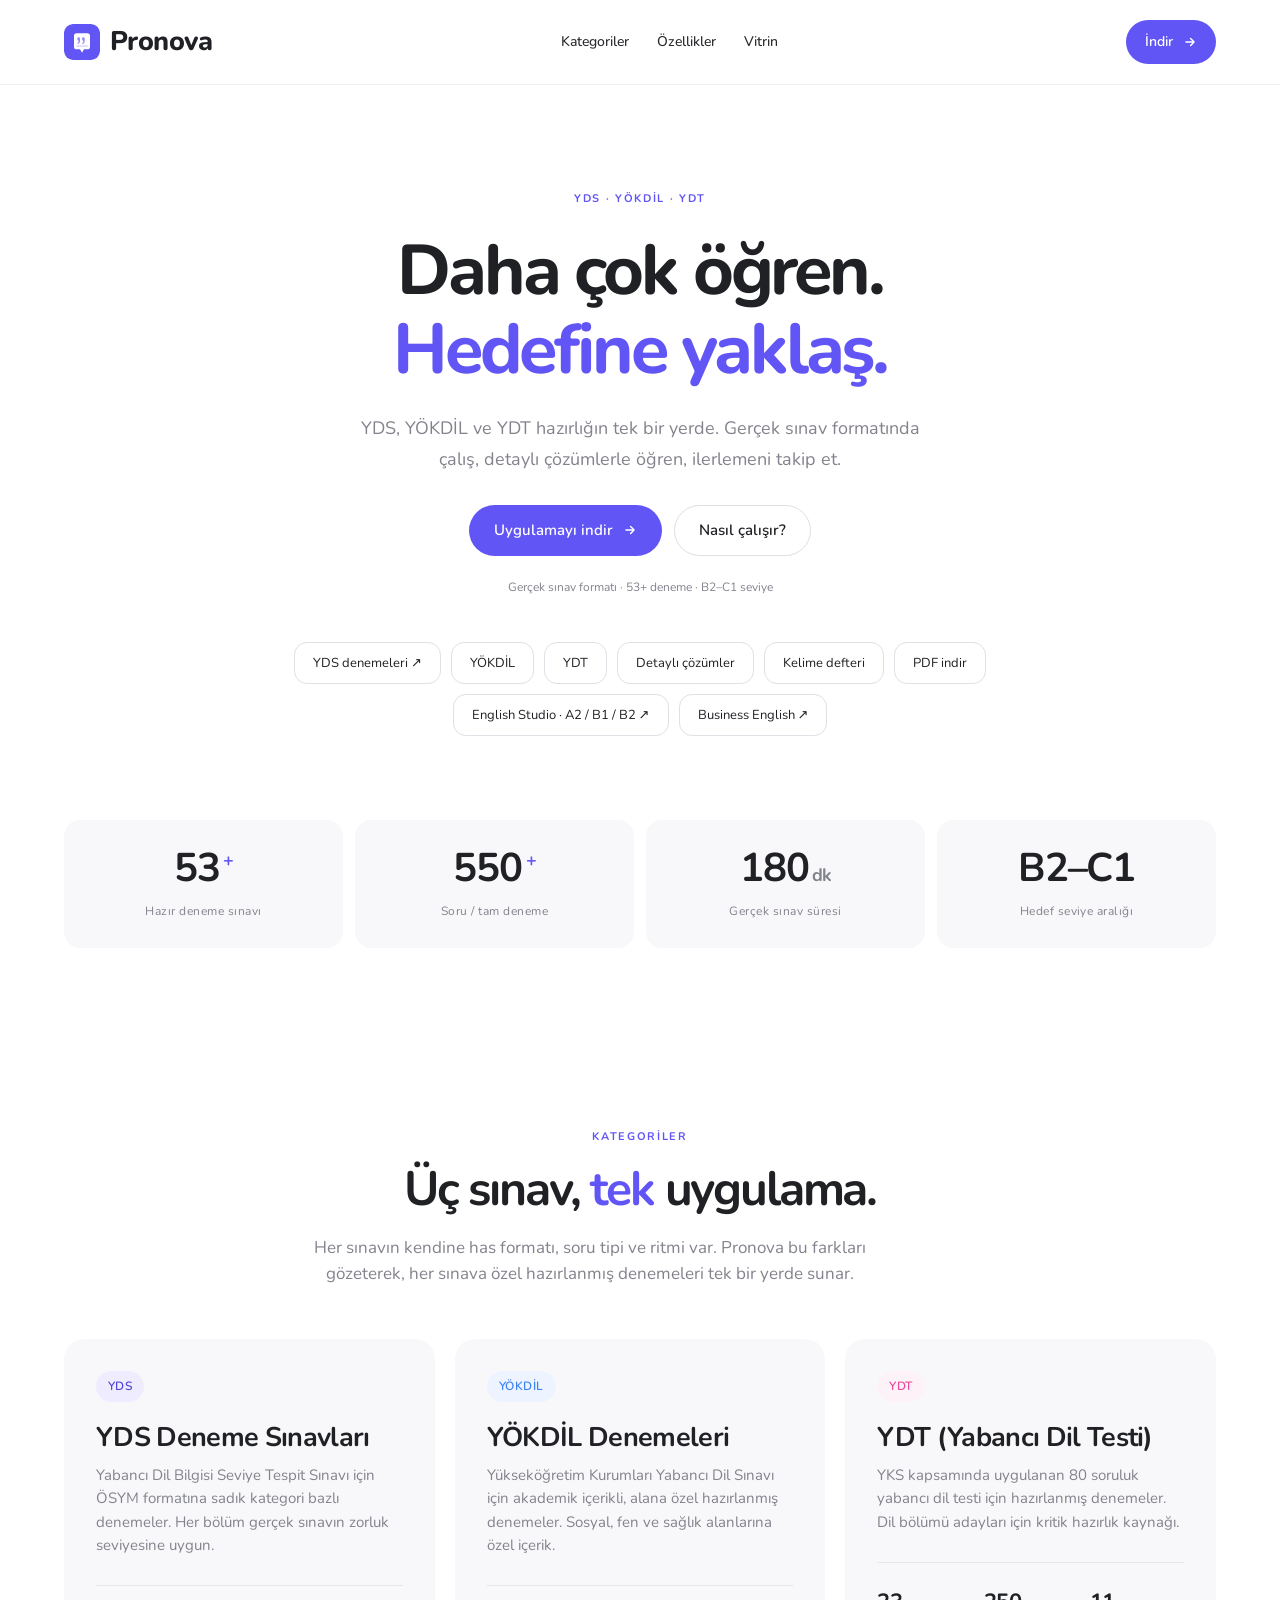
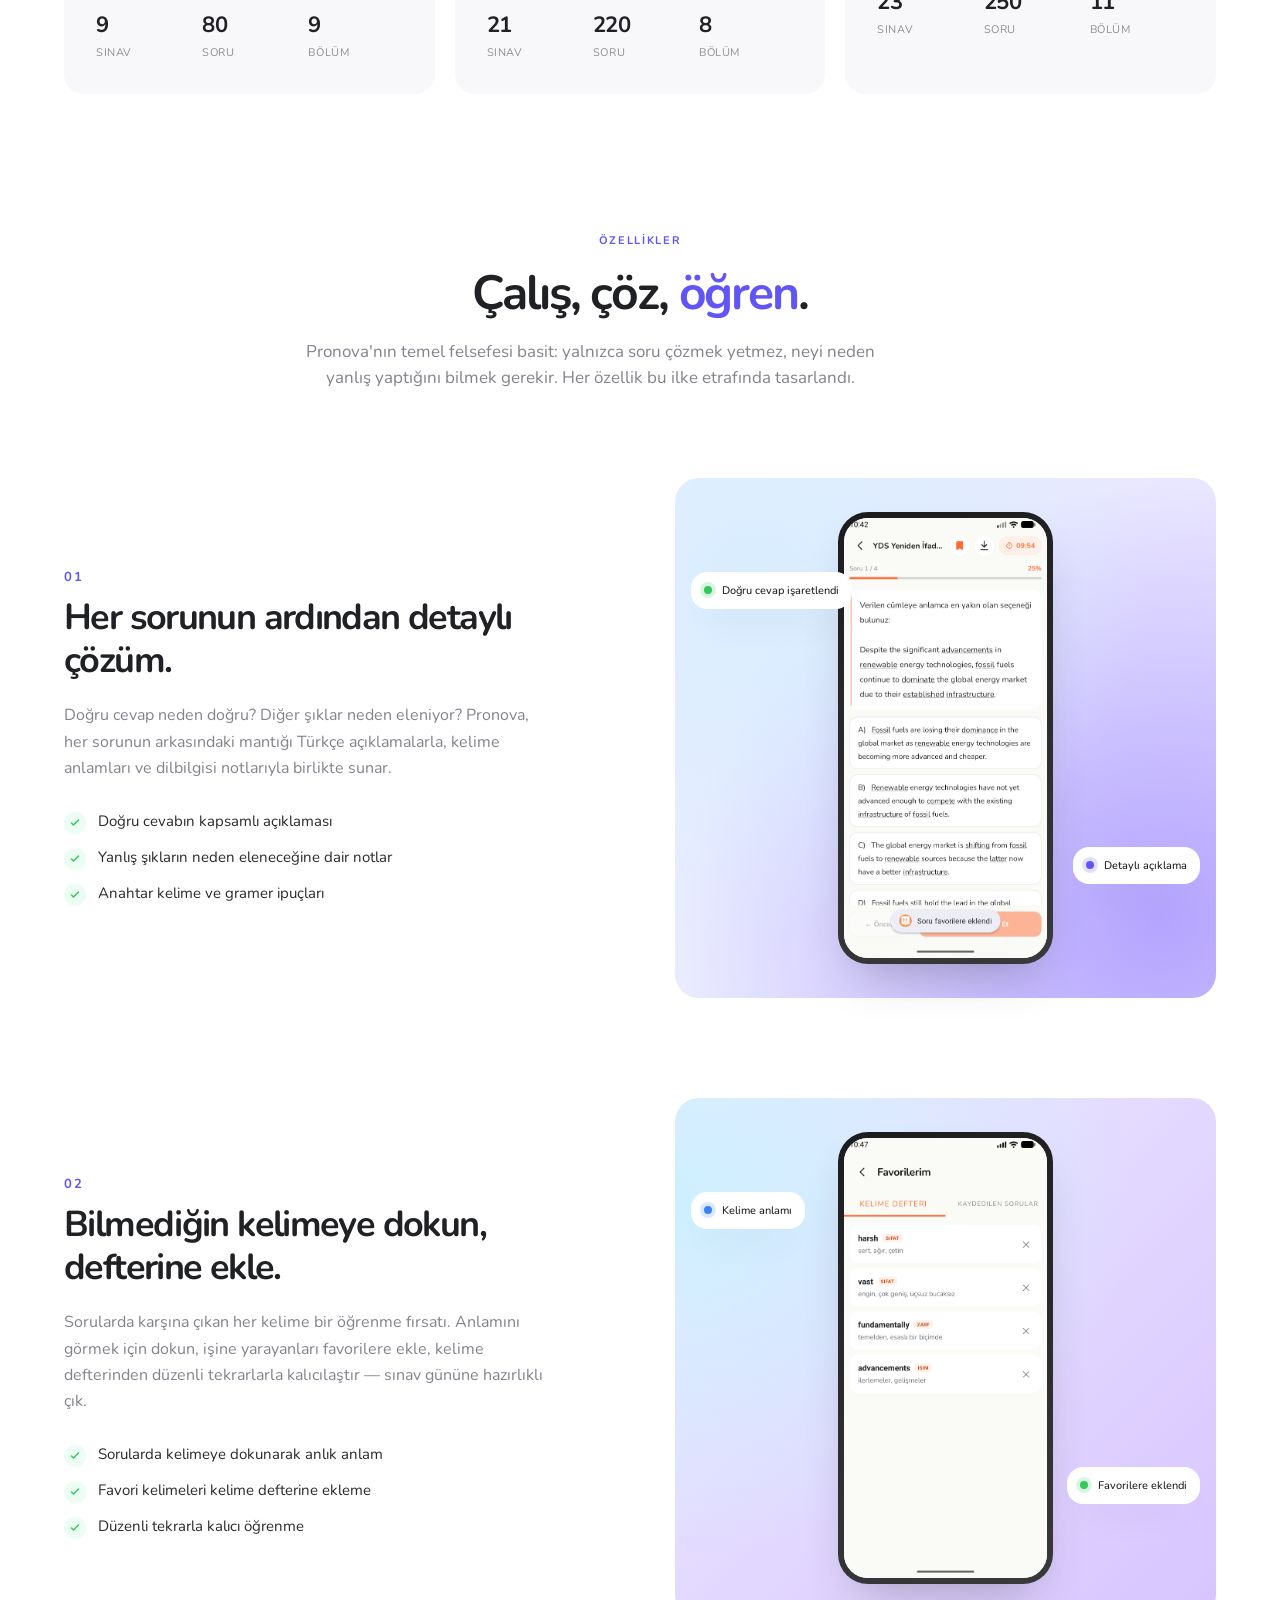
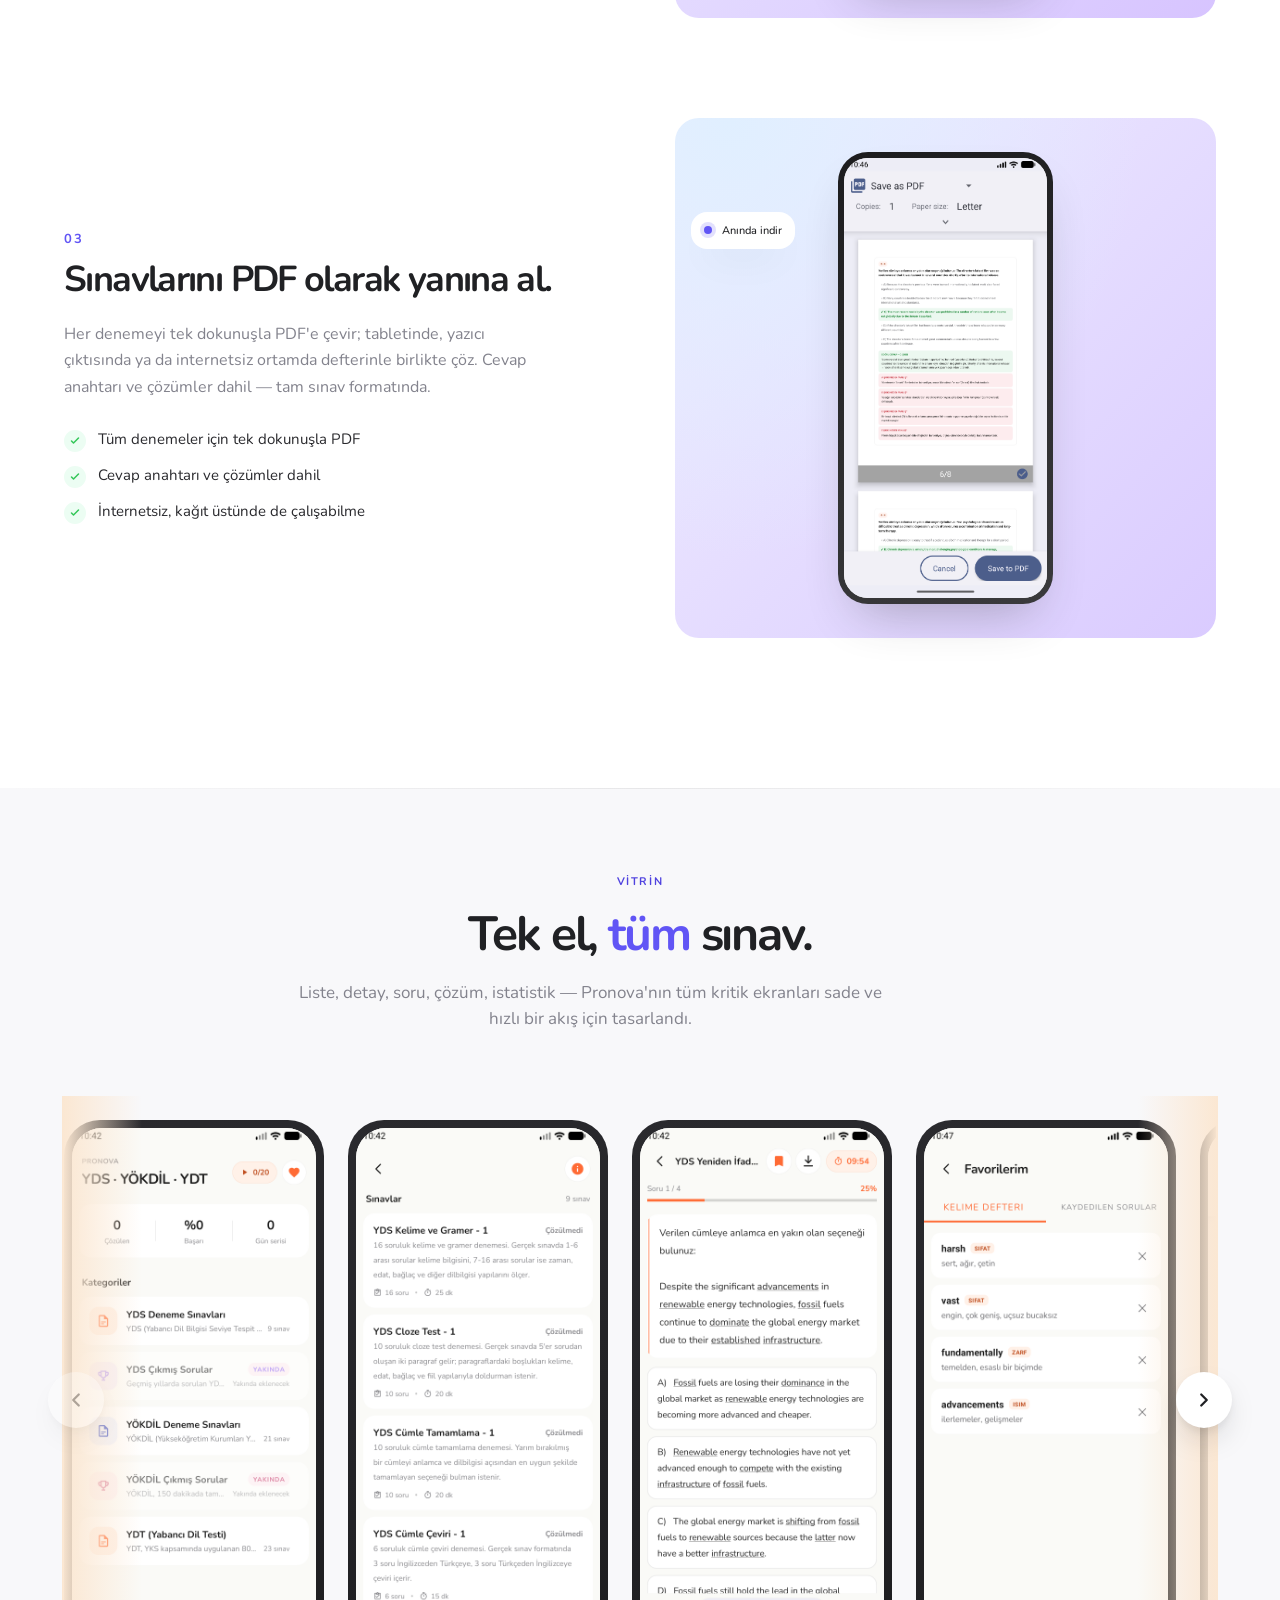
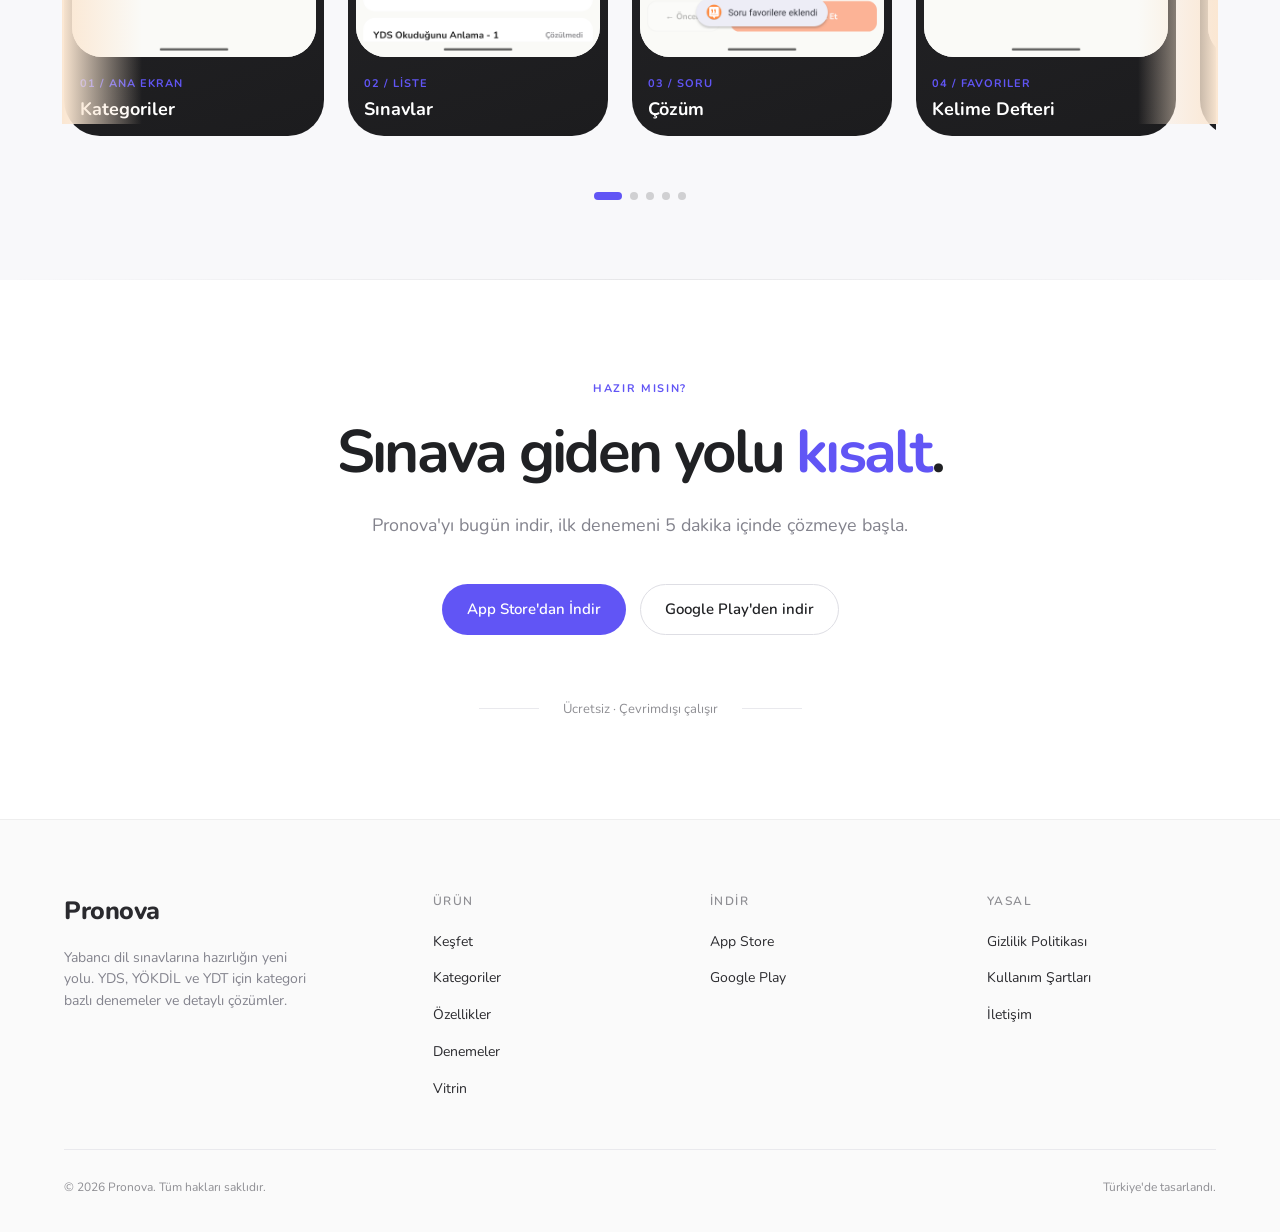
<file: index.html>
<!DOCTYPE html>
<html lang="tr">
<head>
  <meta charset="UTF-8" />
  <meta name="viewport" content="width=device-width, initial-scale=1.0" />
  <title>Pronova — YDS, YÖKDİL ve YDT için yeni nesil hazırlık</title>
  <meta name="description" content="YDS, YÖKDİL ve YDT için kategori bazlı denemeler, detaylı çözümler ve gerçek zamanlı ilerleme takibi. Yabancı dil sınavlarında zirveye taşıyan yol arkadaşın." />
  <meta name="theme-color" content="#6155F5" />

  <link rel="preconnect" href="https://fonts.googleapis.com" />
  <link rel="preconnect" href="https://fonts.gstatic.com" crossorigin />
  <link href="https://fonts.googleapis.com/css2?family=Nunito:wght@400;500;600;700;800;900&display=swap" rel="stylesheet"/>

  <style>
    :root {
      --primary: #6155F5;
      --primary-dark: #4F42DF;
      --primary-light: #9189FF;
      --accent-light: #F4F2FF;
      --accent-soft: #EFECFF;

      --bg: #FAF7F2;
      --bg-2: #F2F2F7;
      --surface: #FFFFFF;
      --surface-soft: #FBF8F3;
      --ink: #1C1C1E;
      --ink-2: #2A2A2E;
      --muted: #6B6B70;
      --muted-2: #8E8E93;
      --hairline: #E8E4DC;

      --success: #34C759;
      --success-soft: #ECFDF3;
      --blue: #3B82F6;
      --blue-soft: #EEF4FF;
      --pink: #EC4899;
      --pink-soft: #FDF2F8;
      --purple: #8B5CF6;

      /* Showcase section warm peach */
      --showcase-bg: #FBE7D2;
      --showcase-bg-2: #F8D9B8;

      --font-display: 'Nunito', serif;
      --font-body: 'Nunito', system-ui, -apple-system, sans-serif;
      --font-mono: 'Nunito', ui-monospace, monospace;

      --max: 1200px;
      --radius-sm: 12px;
      --radius: 20px;
      --radius-lg: 32px;
      --radius-xl: 44px;
    }

    *, *::before, *::after { box-sizing: border-box; }

    html { scroll-behavior: smooth; -webkit-font-smoothing: antialiased; -moz-osx-font-smoothing: grayscale; }

    body {
      margin: 0;
      font-family: var(--font-body);
      color: var(--ink);
      background: var(--bg);
      font-size: 16px;
      line-height: 1.55;
      overflow-x: hidden;
    }

    body::before {
      content: "";
      position: fixed; inset: 0;
      pointer-events: none;
      z-index: 1;
      opacity: 0.4;
      mix-blend-mode: multiply;
      background-image: url("data:image/svg+xml;utf8,<svg xmlns='http://www.w3.org/2000/svg' width='180' height='180'><filter id='n'><feTurbulence type='fractalNoise' baseFrequency='0.9' numOctaves='2' stitchTiles='stitch'/><feColorMatrix values='0 0 0 0 0.6  0 0 0 0 0.55  0 0 0 0 0.5  0 0 0 0.06 0'/></filter><rect width='100%' height='100%' filter='url(%23n)'/></svg>");
    }

    img { max-width: 100%; display: block; }
    a { color: inherit; text-decoration: none; }
    button { font: inherit; cursor: pointer; border: none; background: none; }

    .container {
      width: 100%;
      max-width: var(--max);
      margin: 0 auto;
      padding: 0 24px;
      position: relative;
      z-index: 2;
    }

    h1, h2, h3, h4 {
      font-family: var(--font-display);
      font-weight: 500;
      letter-spacing: -0.025em;
      line-height: 1.05;
      margin: 0;
      color: var(--ink);
      font-variation-settings: "opsz" 144, "SOFT" 50;
    }
    .display-1 {
      font-size: clamp(44px, 7.2vw, 96px);
      font-weight: 400;
    }
    .display-2 {
      font-size: clamp(36px, 5vw, 64px);
      font-weight: 400;
    }
    .display-3 {
      font-size: clamp(28px, 3.4vw, 44px);
      font-weight: 500;
    }
    .italic { font-style: italic; font-weight: 400; }
    .ink-orange { color: var(--primary); }

    .eyebrow {
      font-family: var(--font-body);
      font-size: 12px;
      font-weight: 600;
      letter-spacing: 0.18em;
      text-transform: uppercase;
      color: var(--primary);
      display: inline-flex;
      align-items: center;
      gap: 10px;
    }
    .eyebrow::before {
      content: "";
      width: 24px; height: 1px;
      background: currentColor;
    }
    .eyebrow.no-line::before { display: none; }

    .lead {
      font-size: clamp(17px, 1.4vw, 20px);
      color: var(--muted);
      line-height: 1.55;
      max-width: 60ch;
    }

    .btn {
      display: inline-flex;
      align-items: center;
      gap: 10px;
      padding: 14px 24px;
      border-radius: 999px;
      font-weight: 600;
      font-size: 15px;
      transition: all 0.25s ease;
      border: 1px solid transparent;
      white-space: nowrap;
    }
    .btn-primary {
      background: var(--ink);
      color: #fff;
    }
    .btn-primary:hover {
      background: var(--primary);
      transform: translateY(-2px);
      box-shadow: 0 12px 28px -10px rgba(97,85,245,0.55);
    }
    .btn-secondary {
      background: transparent;
      color: var(--ink);
      border-color: var(--hairline);
    }
    .btn-secondary:hover {
      background: var(--surface);
      border-color: var(--ink);
    }
    .btn-arrow {
      transition: transform 0.25s ease;
    }
    .btn:hover .btn-arrow { transform: translateX(4px); }

    .nav {
      position: sticky;
      top: 0;
      z-index: 50;
      backdrop-filter: saturate(180%) blur(14px);
      -webkit-backdrop-filter: saturate(180%) blur(14px);
      background: rgba(250, 247, 242, 0.78);
      border-bottom: 1px solid transparent;
      transition: border-color 0.3s ease, background 0.3s ease;
    }
    .nav.scrolled {
      border-bottom-color: var(--hairline);
      background: rgba(250, 247, 242, 0.92);
    }
    .nav-inner {
      display: flex;
      align-items: center;
      justify-content: space-between;
      height: 72px;
    }
    .logo {
      display: inline-flex;
      align-items: center;
      gap: 10px;
      font-family: var(--font-display);
      font-weight: 600;
      font-size: 22px;
      letter-spacing: -0.02em;
    }
    .logo-mark {
      width: 36px; height: 36px;
      flex-shrink: 0;
      border-radius: 9px;
      overflow: hidden;
      box-shadow: 0 4px 12px -2px rgba(97,85,245,0.35);
    }
    .logo-mark svg { width: 100%; height: 100%; display: block; }
    .nav-links {
      display: flex; gap: 36px;
      font-size: 14px; font-weight: 500;
      color: var(--ink-2);
    }
    .nav-links a { transition: color 0.2s; }
    .nav-links a:hover { color: var(--primary); }
    .nav-cta { display: flex; gap: 10px; }
    .nav-cta .btn { padding: 10px 18px; font-size: 14px; }

    @media (max-width: 820px) {
      .nav-links { display: none; }
    }

    .hero {
      padding: 96px 0 72px;
      position: relative;
      overflow: hidden;
    }
    .hero-grid {
      display: grid;
      grid-template-columns: 1.15fr 1fr;
      gap: 64px;
      align-items: center;
    }
    .hero-copy h1 {
      margin-top: 28px;
    }
    .hero-copy .lead {
      margin-top: 28px;
    }
    .hero-actions {
      margin-top: 40px;
      display: flex; flex-wrap: wrap;
      gap: 12px;
    }
    .hero-meta {
      margin-top: 36px;
      display: flex; align-items: center; gap: 16px;
      font-size: 13px; color: var(--muted);
    }
    .dots {
      display: inline-flex; gap: 4px;
    }
    .dot { width: 8px; height: 8px; border-radius: 50%; background: var(--primary); opacity: 0.85; }
    .dot:nth-child(2) { opacity: 0.55; }
    .dot:nth-child(3) { opacity: 0.3; }

    .phone-stage {
      position: relative;
      display: grid; place-items: center;
      min-height: 640px;
    }
    .phone-stage::before {
      content: "";
      position: absolute;
      inset: 10% -10% 10% -10%;
      background: radial-gradient(60% 50% at 50% 50%, rgba(97,85,245,0.18), transparent 70%);
      filter: blur(20px);
      z-index: 0;
    }
    .phone {
      position: relative;
      width: 320px;
      border-radius: 44px;
      padding: 10px;
      background: linear-gradient(160deg, #1c1c1e, #3a3a3c);
      box-shadow:
        0 60px 120px -40px rgba(28,28,30,0.4),
        0 30px 60px -30px rgba(97,85,245,0.25),
        inset 0 0 0 1px rgba(255,255,255,0.05);
      z-index: 1;
      transform: rotate(-2deg);
      transition: transform 0.6s cubic-bezier(0.2, 0.8, 0.2, 1);
    }
    .phone:hover { transform: rotate(0deg) translateY(-6px); }
    .phone-screen {
      border-radius: 36px;
      overflow: hidden;
      background: var(--surface);
      aspect-ratio: 9 / 19.5;
    }
    .phone-screen img {
      width: 100%;
      height: 100%;
      object-fit: cover;
      object-position: top;
    }

    .float-card {
      position: absolute;
      background: var(--surface);
      border-radius: var(--radius);
      padding: 18px 20px;
      box-shadow: 0 24px 48px -20px rgba(28,28,30,0.18);
      z-index: 2;
      display: flex; align-items: center; gap: 14px;
      animation: floaty 6s ease-in-out infinite;
    }
    @keyframes floaty {
      0%, 100% { transform: translateY(0); }
      50% { transform: translateY(-8px); }
    }
    .float-card.fc-1 {
      top: 10%; left: -8%;
      animation-delay: 0s;
    }
    .float-card.fc-2 {
      bottom: 14%; right: -6%;
      animation-delay: 1.5s;
    }
    .fc-icon {
      width: 42px; height: 42px;
      border-radius: 12px;
      display: grid; place-items: center;
      flex-shrink: 0;
    }
    .fc-icon.orange { background: var(--accent-soft); color: var(--primary); }
    .fc-icon.green { background: var(--success-soft); color: var(--success); }
    .fc-icon svg { width: 20px; height: 20px; }
    .fc-text small {
      font-size: 11px;
      letter-spacing: 0.1em;
      text-transform: uppercase;
      color: var(--muted-2);
      font-weight: 600;
    }
    .fc-text strong {
      display: block;
      font-family: var(--font-display);
      font-weight: 500;
      font-size: 18px;
      margin-top: 2px;
    }

    @media (max-width: 880px) {
      .hero { padding: 64px 0 48px; }
      .hero-grid {
        grid-template-columns: 1fr;
        gap: 48px;
      }
      .phone-stage { min-height: 560px; }
      .phone { width: 280px; }
      .float-card.fc-1 { left: -4%; }
      .float-card.fc-2 { right: -4%; }
    }

    .strip {
      background: var(--ink);
      color: #fff;
      padding: 22px 0;
      overflow: hidden;
      position: relative;
      z-index: 2;
    }
    .strip-track {
      display: flex;
      gap: 56px;
      width: max-content;
      animation: marquee 38s linear infinite;
      font-family: var(--font-display);
      font-size: 28px;
      font-weight: 400;
      letter-spacing: -0.02em;
    }
    .strip-track span { display: inline-flex; align-items: center; gap: 56px; }
    .strip-track .sep {
      width: 8px; height: 8px;
      border-radius: 50%;
      background: var(--primary);
      display: inline-block;
    }
    .strip-track em { color: var(--primary); font-style: italic; }
    @keyframes marquee {
      from { transform: translateX(0); }
      to   { transform: translateX(-50%); }
    }

    .stats {
      padding: 80px 0;
    }
    .stats-grid {
      display: grid;
      grid-template-columns: repeat(4, 1fr);
      gap: 0;
      border-top: 1px solid var(--hairline);
      border-bottom: 1px solid var(--hairline);
    }
    .stat {
      padding: 32px 24px;
      border-right: 1px solid var(--hairline);
    }
    .stat:last-child { border-right: none; }
    .stat-value {
      font-family: var(--font-display);
      font-size: clamp(40px, 5vw, 64px);
      font-weight: 400;
      line-height: 1;
      letter-spacing: -0.03em;
    }
    .stat-value sup { font-size: 0.5em; color: var(--primary); top: -0.7em; margin-left: 4px; }
    .stat-label {
      margin-top: 14px;
      font-size: 13px;
      color: var(--muted);
      letter-spacing: 0.04em;
    }
    @media (max-width: 720px) {
      .stats-grid { grid-template-columns: repeat(2, 1fr); }
      .stat:nth-child(2) { border-right: none; }
      .stat:nth-child(1), .stat:nth-child(2) { border-bottom: 1px solid var(--hairline); }
    }

    .section {
      padding: 96px 0;
      position: relative;
      z-index: 2;
    }
    .section-head {
      max-width: 760px;
      margin-bottom: 64px;
    }
    .section-head h2 {
      margin-top: 24px;
    }
    .section-head .lead {
      margin-top: 24px;
    }

    .cats {
      background: var(--surface);
      border-top: 1px solid var(--hairline);
      border-bottom: 1px solid var(--hairline);
    }
    .cat-grid {
      display: grid;
      grid-template-columns: repeat(3, 1fr);
      gap: 20px;
    }
    .cat {
      position: relative;
      background: var(--surface-soft);
      border: 1px solid var(--hairline);
      border-radius: var(--radius-lg);
      padding: 36px 32px 32px;
      overflow: hidden;
      transition: transform 0.3s ease, box-shadow 0.3s ease;
    }
    .cat:hover {
      transform: translateY(-4px);
      box-shadow: 0 30px 60px -30px rgba(28,28,30,0.18);
    }
    .cat-tag {
      display: inline-flex; align-items: center; gap: 8px;
      font-size: 12px; font-weight: 600;
      padding: 6px 12px;
      border-radius: 999px;
      letter-spacing: 0.04em;
    }
    .cat-tag.orange { background: var(--accent-soft); color: var(--primary-dark); }
    .cat-tag.blue { background: var(--blue-soft); color: var(--blue); }
    .cat-tag.pink { background: var(--pink-soft); color: var(--pink); }

    .cat h3 {
      margin-top: 22px;
      font-size: 36px;
      font-weight: 500;
      letter-spacing: -0.025em;
    }
    .cat p {
      margin-top: 12px;
      color: var(--muted);
      font-size: 15px;
      line-height: 1.55;
    }
    .cat-stats {
      margin-top: 28px;
      padding-top: 22px;
      border-top: 1px dashed var(--hairline);
      display: grid;
      grid-template-columns: 1fr 1fr 1fr;
      gap: 12px;
    }
    .cat-stats div { font-size: 13px; }
    .cat-stats strong {
      font-family: var(--font-display);
      font-weight: 500;
      font-size: 22px;
      display: block;
      letter-spacing: -0.02em;
    }
    .cat-stats span { color: var(--muted-2); font-size: 11px; letter-spacing: 0.05em; text-transform: uppercase; }

    .cat-art {
      position: absolute;
      bottom: -30px; right: -30px;
      width: 140px; height: 140px;
      border-radius: 50%;
      opacity: 0.06;
    }
    .cat:nth-child(1) .cat-art { background: var(--primary); }
    .cat:nth-child(2) .cat-art { background: var(--blue); }
    .cat:nth-child(3) .cat-art { background: var(--pink); }

    @media (max-width: 880px) {
      .cat-grid { grid-template-columns: 1fr; }
    }

    .feature {
      display: grid;
      grid-template-columns: 1fr 1fr;
      gap: 80px;
      align-items: center;
      padding: 64px 0;
      border-top: 1px solid var(--hairline);
    }
    .feature.reverse .feature-visual { order: 2; }
    .feature.reverse .feature-text { order: 1; }
    .feature-text .feature-num {
      font-family: var(--font-display);
      font-size: 64px;
      font-weight: 300;
      color: var(--primary);
      line-height: 1;
      font-feature-settings: "tnum";
    }
    .feature-text h3 {
      margin-top: 12px;
      font-size: clamp(30px, 3.4vw, 44px);
      font-weight: 500;
    }
    .feature-text p {
      margin-top: 20px;
      color: var(--muted);
      font-size: 17px;
      line-height: 1.65;
      max-width: 48ch;
    }
    .feature-list {
      list-style: none;
      padding: 0;
      margin: 28px 0 0;
      display: grid;
      gap: 12px;
    }
    .feature-list li {
      display: flex; align-items: flex-start; gap: 12px;
      font-size: 15px;
      color: var(--ink-2);
    }
    .feature-list .check {
      flex-shrink: 0;
      width: 22px; height: 22px;
      border-radius: 50%;
      background: var(--success-soft);
      color: var(--success);
      display: grid; place-items: center;
      margin-top: 2px;
    }
    .feature-list .check svg { width: 12px; height: 12px; }

    .feature-visual {
      position: relative;
      display: grid; place-items: center;
      min-height: 580px;
    }
    .feature-visual::before {
      content: "";
      position: absolute;
      inset: 8% 5% 8% 5%;
      border-radius: 40px;
      background: linear-gradient(135deg, var(--accent-light), transparent 70%);
      z-index: 0;
    }
    .feature-visual.tinted-blue::before {
      background: linear-gradient(135deg, var(--blue-soft), transparent 70%);
    }
    .feature-visual.tinted-pink::before {
      background: linear-gradient(135deg, var(--pink-soft), transparent 70%);
    }

    .phone-sm {
      position: relative;
      z-index: 1;
      width: 280px;
      border-radius: 40px;
      padding: 9px;
      background: linear-gradient(160deg, #1c1c1e, #3a3a3c);
      box-shadow:
        0 50px 100px -40px rgba(28,28,30,0.4),
        inset 0 0 0 1px rgba(255,255,255,0.05);
    }
    .phone-sm .phone-screen {
      border-radius: 32px;
      aspect-ratio: 9 / 19.5;
    }

    .anno {
      position: absolute;
      z-index: 3;
      background: var(--surface);
      padding: 12px 16px;
      border-radius: 16px;
      font-size: 13px;
      font-weight: 500;
      color: var(--ink);
      box-shadow: 0 18px 40px -16px rgba(28,28,30,0.2);
      display: inline-flex; align-items: center; gap: 10px;
    }
    .anno-dot {
      width: 8px; height: 8px; border-radius: 50%;
      background: var(--primary);
      box-shadow: 0 0 0 4px rgba(97,85,245,0.18);
    }
    .anno-dot.green { background: var(--success); box-shadow: 0 0 0 4px rgba(52,199,89,0.18); }
    .anno-dot.blue { background: var(--blue); box-shadow: 0 0 0 4px rgba(59,130,246,0.18); }

    .feature-visual .anno-1 { top: 18%; left: 0; }
    .feature-visual .anno-2 { bottom: 22%; right: 2%; }

    @media (max-width: 880px) {
      .feature {
        grid-template-columns: 1fr;
        gap: 48px;
        padding: 48px 0;
      }
      .feature.reverse .feature-visual { order: -1; }
      .feature.reverse .feature-text { order: 2; }
      .feature-visual { min-height: 520px; }
      .phone-sm { width: 240px; }
    }

    .qtypes-grid {
      display: grid;
      grid-template-columns: repeat(3, 1fr);
      gap: 16px;
    }
    .qtype {
      background: var(--surface);
      border: 1px solid var(--hairline);
      border-radius: var(--radius);
      padding: 24px;
      transition: all 0.25s ease;
      position: relative;
    }
    .qtype:hover {
      border-color: var(--primary);
      transform: translateY(-3px);
      box-shadow: 0 18px 40px -20px rgba(97,85,245,0.25);
    }
    .qtype-num {
      font-family: var(--font-mono);
      font-size: 12px;
      color: var(--muted-2);
      letter-spacing: 0.1em;
    }
    .qtype h4 {
      margin-top: 8px;
      font-family: var(--font-display);
      font-weight: 500;
      font-size: 22px;
    }
    .qtype p {
      margin: 8px 0 0;
      color: var(--muted);
      font-size: 14px;
      line-height: 1.55;
    }
    .qtype-meta {
      margin-top: 18px;
      display: flex; align-items: center; gap: 8px;
      font-size: 12px;
      font-weight: 600;
      color: var(--primary);
    }
    @media (max-width: 880px) {
      .qtypes-grid { grid-template-columns: 1fr 1fr; }
    }
    @media (max-width: 560px) {
      .qtypes-grid { grid-template-columns: 1fr; }
    }

    /* ====================================
       WHAT'S NEW SECTION
       ==================================== */
    .whats-new {
      background: linear-gradient(180deg, var(--bg) 0%, var(--accent-light) 100%);
      border-top: 1px solid var(--hairline);
      border-bottom: 1px solid var(--hairline);
      padding: 96px 0;
      position: relative;
      overflow: hidden;
      z-index: 2;
    }
    .whats-new-badge {
      display: inline-flex;
      align-items: center;
      gap: 8px;
      padding: 8px 16px;
      background: var(--surface);
      border: 1px solid var(--primary);
      border-radius: 999px;
      font-size: 12px;
      font-weight: 700;
      letter-spacing: 0.12em;
      text-transform: uppercase;
      color: var(--primary);
      margin-bottom: 24px;
    }
    .whats-new-badge::before {
      content: "";
      width: 8px; height: 8px;
      background: var(--primary);
      border-radius: 50%;
      box-shadow: 0 0 0 4px rgba(97,85,245,0.2);
      animation: pulse 2s ease-in-out infinite;
    }
    @keyframes pulse {
      0%, 100% { transform: scale(1); opacity: 1; }
      50% { transform: scale(1.15); opacity: 0.7; }
    }

    .highlight-grid {
      display: grid;
      grid-template-columns: 1fr 1fr;
      gap: 24px;
      margin-top: 32px;
    }
    .highlight-card {
      background: var(--surface);
      border: 1px solid var(--hairline);
      border-radius: var(--radius-lg);
      padding: 40px 36px 0;
      overflow: hidden;
      position: relative;
      display: flex;
      flex-direction: column;
      min-height: 500px;
      transition: transform 0.3s ease, box-shadow 0.3s ease;
    }
    .highlight-card:hover {
      transform: translateY(-4px);
      box-shadow: 0 30px 60px -30px rgba(28,28,30,0.2);
    }
    .highlight-card .hl-tag {
      display: inline-flex;
      align-items: center;
      gap: 6px;
      font-size: 11px;
      font-weight: 700;
      letter-spacing: 0.1em;
      text-transform: uppercase;
      padding: 5px 10px;
      border-radius: 999px;
      background: var(--accent-soft);
      color: var(--primary-dark);
      align-self: flex-start;
    }
    .highlight-card h3 {
      margin-top: 20px;
      font-family: var(--font-display);
      font-size: 30px;
      font-weight: 500;
      letter-spacing: -0.02em;
      line-height: 1.1;
    }
    .highlight-card p {
      margin-top: 14px;
      color: var(--muted);
      font-size: 15px;
      line-height: 1.6;
      max-width: 42ch;
    }
    .highlight-card .hl-image {
      margin-top: 32px;
      margin-left: auto;
      margin-right: auto;
      width: 200px;
      border-radius: 32px;
      padding: 7px;
      background: linear-gradient(160deg, #1c1c1e, #3a3a3c);
      box-shadow:
        0 40px 80px -30px rgba(28,28,30,0.35),
        inset 0 0 0 1px rgba(255,255,255,0.05);
      position: relative;
      transform: translateY(20px);
      transition: transform 0.5s ease;
    }
    .highlight-card:hover .hl-image { transform: translateY(10px); }
    .highlight-card .hl-image .phone-screen {
      border-radius: 26px;
      aspect-ratio: 9 / 19.5;
    }

    .mini-features {
      display: grid;
      grid-template-columns: repeat(4, 1fr);
      gap: 16px;
      margin-top: 24px;
    }
    .mini-feature {
      background: var(--surface);
      border: 1px solid var(--hairline);
      border-radius: var(--radius);
      padding: 24px 22px;
      transition: all 0.25s ease;
    }
    .mini-feature:hover {
      border-color: var(--primary);
      transform: translateY(-3px);
      box-shadow: 0 18px 40px -20px rgba(97,85,245,0.2);
    }
    .mini-feature .mf-icon {
      width: 42px; height: 42px;
      border-radius: 12px;
      background: var(--accent-soft);
      color: var(--primary);
      display: grid; place-items: center;
      margin-bottom: 16px;
    }
    .mini-feature .mf-icon svg { width: 22px; height: 22px; }
    .mini-feature h4 {
      font-family: var(--font-display);
      font-weight: 500;
      font-size: 17px;
      letter-spacing: -0.01em;
    }
    .mini-feature p {
      margin: 8px 0 0;
      font-size: 13px;
      color: var(--muted);
      line-height: 1.55;
    }

    @media (max-width: 880px) {
      .highlight-grid { grid-template-columns: 1fr; }
      .mini-features { grid-template-columns: 1fr 1fr; }
      .highlight-card { min-height: auto; padding: 32px 28px 0; }
      .highlight-card .hl-image { width: 180px; }
    }
    @media (max-width: 480px) {
      .mini-features { grid-template-columns: 1fr; }
    }

    /* ====================================
       SHOWCASE CAROUSEL — warm peach theme
       ==================================== */
    .showcase {
      background:
        radial-gradient(80% 60% at 80% 0%, rgba(251,146,60,0.18), transparent 60%),
        radial-gradient(60% 50% at 0% 100%, rgba(97,85,245,0.10), transparent 60%),
        var(--showcase-bg);
      color: var(--ink);
      padding: 120px 0 96px;
      position: relative;
      overflow: hidden;
    }
    /* Decorative top + bottom edge */
    .showcase::before, .showcase::after {
      content: "";
      position: absolute;
      left: 0; right: 0;
      height: 1px;
      background: linear-gradient(90deg, transparent, rgba(28,28,30,0.08), transparent);
    }
    .showcase::before { top: 0; }
    .showcase::after { bottom: 0; }

    .showcase .eyebrow { color: var(--primary-dark); }
    .showcase h2 { color: var(--ink); max-width: 800px; }
    .showcase .lead { color: var(--muted); }

    .showcase-carousel {
      margin-top: 64px;
      position: relative;
    }

    /* Edge fade for visual polish */
    .showcase-carousel::before,
    .showcase-carousel::after {
      content: "";
      position: absolute;
      top: 0; bottom: 60px;
      width: 80px;
      pointer-events: none;
      z-index: 5;
    }
    .showcase-carousel::before {
      left: -2px;
      background: linear-gradient(90deg, var(--showcase-bg), transparent);
    }
    .showcase-carousel::after {
      right: -2px;
      background: linear-gradient(-90deg, var(--showcase-bg), transparent);
    }

    .showcase-row {
      display: flex;
      gap: 24px;
      overflow-x: auto;
      padding: 24px 4px 48px;
      scroll-snap-type: x mandatory;
      scrollbar-width: none;
      -webkit-overflow-scrolling: touch;
    }
    .showcase-row::-webkit-scrollbar { display: none; }

    .showcase-card {
      flex: 0 0 260px;
      scroll-snap-align: start;
      border-radius: 36px;
      padding: 8px;
      background: linear-gradient(160deg, #2a2a2e, #1c1c1e);
      box-shadow:
        0 40px 80px -30px rgba(0,0,0,0.35),
        inset 0 0 0 1px rgba(255,255,255,0.06);
      transition: transform 0.4s ease;
    }
    .showcase-card:hover {
      transform: translateY(-6px);
    }
    .showcase-card .phone-screen {
      border-radius: 30px;
      aspect-ratio: 9 / 19.5;
    }
    .showcase-tag {
      margin-top: 18px;
      display: flex; flex-direction: column; gap: 4px;
      padding: 0 8px 4px;
    }
    .showcase-tag small {
      font-family: var(--font-mono);
      font-size: 11px;
      color: var(--primary);
      letter-spacing: 0.1em;
      font-weight: 700;
    }
    .showcase-tag strong {
      font-family: var(--font-display);
      font-weight: 600;
      font-size: 18px;
      color: #fff;
    }

    /* Carousel nav buttons */
    .carousel-btn {
      position: absolute;
      top: calc(50% - 40px);
      transform: translateY(-50%);
      width: 56px;
      height: 56px;
      border-radius: 50%;
      background: var(--surface);
      display: grid;
      place-items: center;
      z-index: 10;
      box-shadow:
        0 14px 32px -10px rgba(28,28,30,0.25),
        0 4px 8px -2px rgba(28,28,30,0.08);
      transition: all 0.25s ease;
      color: var(--ink);
    }
    .carousel-btn:hover {
      background: var(--ink);
      color: #fff;
      transform: translateY(-50%) scale(1.06);
    }
    .carousel-btn.prev { left: -16px; }
    .carousel-btn.next { right: -16px; }
    .carousel-btn svg { width: 22px; height: 22px; }
    .carousel-btn:disabled {
      opacity: 0.35;
      cursor: not-allowed;
      pointer-events: none;
    }

    @media (max-width: 720px) {
      .carousel-btn {
        width: 44px;
        height: 44px;
      }
      .carousel-btn.prev { left: 4px; }
      .carousel-btn.next { right: 4px; }
      .carousel-btn svg { width: 18px; height: 18px; }
    }

    /* Carousel dots */
    .carousel-dots {
      display: flex;
      justify-content: center;
      align-items: center;
      gap: 8px;
      margin-top: 8px;
    }
    .carousel-dot {
      width: 8px;
      height: 8px;
      border-radius: 50%;
      background: rgba(28,28,30,0.18);
      border: none;
      cursor: pointer;
      transition: all 0.3s ease;
      padding: 0;
    }
    .carousel-dot:hover { background: rgba(28,28,30,0.4); }
    .carousel-dot.active {
      background: var(--primary);
      width: 28px;
      border-radius: 4px;
    }

    .cta {
      padding: 120px 0;
      text-align: center;
    }
    .cta h2 {
      max-width: 800px;
      margin: 0 auto;
    }
    .cta .lead {
      margin: 28px auto 0;
      text-align: center;
    }
    .cta-actions {
      margin-top: 44px;
      display: flex; justify-content: center; flex-wrap: wrap;
      gap: 14px;
    }
    .cta-decor {
      margin-top: 64px;
      display: flex; justify-content: center; align-items: center;
      gap: 24px;
      color: var(--muted-2);
      font-size: 13px;
    }
    .cta-decor::before, .cta-decor::after {
      content: "";
      width: 60px; height: 1px;
      background: var(--hairline);
    }

    .footer {
      background: var(--surface);
      border-top: 1px solid var(--hairline);
      padding: 72px 0 36px;
    }
    .footer-grid {
      display: grid;
      grid-template-columns: 1.4fr 1fr 1fr 1fr;
      gap: 48px;
      margin-bottom: 48px;
    }
    .footer-brand p {
      margin-top: 16px;
      color: var(--muted);
      font-size: 14px;
      max-width: 32ch;
    }
    .footer h5 {
      font-family: var(--font-body);
      font-weight: 600;
      font-size: 12px;
      text-transform: uppercase;
      letter-spacing: 0.12em;
      color: var(--muted-2);
      margin: 0 0 18px;
    }
    .footer ul {
      list-style: none;
      padding: 0; margin: 0;
      display: grid; gap: 12px;
    }
    .footer a { font-size: 14px; color: var(--ink-2); transition: color 0.2s; }
    .footer a:hover { color: var(--primary); }
    .footer-base {
      display: flex; justify-content: space-between; align-items: center;
      padding-top: 28px;
      border-top: 1px solid var(--hairline);
      font-size: 13px;
      color: var(--muted-2);
    }
    @media (max-width: 720px) {
      .footer-grid { grid-template-columns: 1fr 1fr; gap: 36px; }
      .footer-brand { grid-column: 1 / -1; }
      .footer-base { flex-direction: column; gap: 12px; text-align: center; }
    }

    .reveal {
      opacity: 0;
      transform: translateY(28px);
      transition: opacity 0.9s cubic-bezier(0.16, 1, 0.3, 1),
                  transform 0.9s cubic-bezier(0.16, 1, 0.3, 1);
    }
    .reveal.in {
      opacity: 1;
      transform: translateY(0);
    }
    .reveal.delay-1 { transition-delay: 0.08s; }
    .reveal.delay-2 { transition-delay: 0.16s; }
    .reveal.delay-3 { transition-delay: 0.24s; }
    .reveal.delay-4 { transition-delay: 0.32s; }

    @media (prefers-reduced-motion: reduce) {
      .reveal { opacity: 1; transform: none; transition: none; }
      .strip-track { animation: none; }
      .float-card { animation: none; }
      .phone, .phone:hover { transform: none; }
    }

/* Pronova · spacious, centered product design */
:root{--bg:#fff;--surface-soft:#f8f8fa;--hairline:#e9e9ed;--max:1200px;--ink:#202124;--muted:#83838d}
body::before{display:none}body{background:#fff}h1,h2,h3,h4{font-weight:700;letter-spacing:-.045em}.italic{font-style:normal;font-weight:inherit}
.nav,.nav.scrolled{background:rgba(255,255,255,.94);border-color:#f1f1f4}.nav-inner{height:84px}.logo{font-size:27px;font-weight:800}.logo-mark{box-shadow:none}.nav-links{gap:28px}.nav-links a:first-child,.nav-links a:nth-child(4){display:none}
.btn{font-weight:600;padding:13px 24px}.btn-primary{background:var(--primary)}.btn-primary:hover{background:var(--primary-dark);box-shadow:none}.btn-secondary{border-color:#dedee4}.btn:hover{transform:none}
.hero{padding:100px 0 84px}.hero-grid{display:block}.hero-copy{text-align:center;max-width:840px;margin:auto}.hero-copy h1{font-size:clamp(42px,5.5vw,72px);font-weight:750;line-height:1.12;margin-top:22px}.eyebrow{font-size:11px;font-weight:700;letter-spacing:.15em}.eyebrow:before{display:none}.hero-copy .lead{max-width:590px;margin:24px auto 0;font-size:18px;line-height:1.7}.hero-actions{justify-content:center;margin-top:30px}.hero-meta{justify-content:center;margin-top:22px;font-size:12px}.dots{display:none}
.study-pills{display:flex;justify-content:center;gap:10px;flex-wrap:wrap;max-width:850px;margin:45px auto 0}.study-pills a{padding:10px 18px;border:1px solid #e0e0e6;border-radius:13px;font-size:13px;transition:.2s}.study-pills a:hover{border-color:var(--primary);color:var(--primary);background:#F4F2FF}
.stats{padding:0 0 90px}.stats-grid{border:0;gap:12px}.stat{background:#f8f8fa;border:0;border-radius:16px;text-align:center;padding:28px 15px}.stat-value{font-size:40px;font-weight:700}.stat-label{font-size:12px}.stat-value sup{font-size:.45em}
.section{padding:85px 0}.section-head{max-width:700px;text-align:center;margin:0 auto 52px}.section-head h2{margin-top:16px}.display-2{font-size:clamp(32px,4vw,48px);font-weight:700}.section-head .lead{font-size:17px;margin-top:20px}.cats{border:0;background:#fff}.cat{border:0;border-radius:20px;padding:32px;background:#f8f8fa}.cat h3{font-size:27px;font-weight:700}.cat:hover{box-shadow:none}.cat-art{display:none}.cat-stats{border-top:1px solid #e6e6eb}.cat-stats strong{font-weight:700}
.feature{border:0;padding:35px 0 65px;gap:70px}.feature-text .feature-num{font-size:13px;font-weight:700;letter-spacing:.15em}.feature-text h3{font-size:36px;font-weight:700;line-height:1.2}.feature-text p{font-size:16px}.feature-visual{min-height:520px;border-radius:24px;background:radial-gradient(ellipse at 15% 20%,#D8EDFF,transparent 60%),radial-gradient(ellipse at 90% 85%,#B4A4FF,transparent 70%),linear-gradient(120deg,#E9F1FF,#E9E0FF)}.feature-visual.tinted-blue{background:radial-gradient(at 0% 20%,#cdefff,transparent 60%),linear-gradient(135deg,#eeedff,#d7c4ff)}.feature-visual.tinted-pink{background:radial-gradient(at 10% 0%,#E0EFFF,transparent 60%),linear-gradient(135deg,#F0EEFF,#DACBFF)}.feature-visual:before{display:none}.phone-sm{width:215px;padding:6px;border-radius:30px;box-shadow:0 25px 50px -20px #3335}.phone-sm .phone-screen{border-radius:24px}.anno{font-size:11px;padding:10px 13px}.feature-visual .anno-1{left:16px}.feature-visual .anno-2{right:16px}
.showcase{background:#f8f8fa;padding:80px 0}.showcase-card{box-shadow:none}.showcase .section-head{margin:auto!important}.showcase-tag strong{font-weight:700}.cta{padding:100px 0;background:#fff}.cta .display-1{font-size:clamp(36px,5vw,60px);font-weight:700}.footer{background:#fafafa;border-top:1px solid #eee}.footer-brand .logo{font-size:25px}.footer-base{font-size:12px}
a:focus-visible,button:focus-visible{outline:3px solid #A9A2FF;outline-offset:5px}
@media(max-width:880px){.hero{padding:65px 0}.hero-copy h1{font-size:50px}.feature{gap:30px}.feature-visual{min-height:480px}.feature.reverse .feature-visual{order:2}.feature.reverse .feature-text{order:1}.section{padding:55px 0}.stats{padding-bottom:35px}.nav-inner{height:72px}}
@media(max-width:560px){.container{padding:0 20px}.hero-copy h1{font-size:43px}.hero-copy .lead{font-size:16px}.hero-meta{font-size:10px}.study-pills{margin-top:30px;gap:8px}.study-pills a{font-size:11px;padding:9px 12px}.stats-grid{grid-template-columns:repeat(2,1fr)}.stat{border:0!important;padding:22px 10px}.stat-value{font-size:32px}.feature-text h3{font-size:30px}.hero-actions .btn{font-size:13px;padding:12px 18px}.nav-links{display:none}.logo{font-size:23px}.logo-mark{width:30px;height:30px}}
@media(prefers-reduced-motion:reduce){html{scroll-behavior:auto}*,*:before,*:after{animation:none!important;transition:none!important}.reveal{opacity:1!important;transform:none!important}}

  </style>
</head>
<body>

  <header class="nav" id="nav">
    <div class="container nav-inner">
        <a href="#" class="logo">
          <span class="logo-mark" aria-hidden="true">
            <svg viewBox="0 0 108 108" xmlns="http://www.w3.org/2000/svg">
              <rect width="108" height="108" rx="24" fill="#6155F5"/>
              <path fill="#FFFFFF" d="M30,36 Q30,28 38,28 L70,28 Q78,28 78,36 L78,68 Q78,76 70,76 L60,76 L54,86 L48,76 L38,76 Q30,76 30,68 Z"/>
              <path fill="#9189FF" d="M40,44 Q40,40 44,40 Q48,40 48,44 L48,52 Q48,58 42,60 L40,58 Q44,56 44,52 L44,50 Q40,50 40,44 Z"/>
              <path fill="#9189FF" d="M54,44 Q54,40 58,40 Q62,40 62,44 L62,52 Q62,58 56,60 L54,58 Q58,56 58,52 L58,50 Q54,50 54,44 Z"/>
              <line x1="38" y1="66" x2="70" y2="66" stroke="#C4BEFF" stroke-width="3" stroke-linecap="round"/>
            </svg>
          </span>
                    Pronova
        </a>
      <nav class="nav-links">
        <a href="#ozellikler">Keşfet</a>
        <a href="#kategoriler">Kategoriler</a>
        <a href="#ozellikler">Özellikler</a>
        <a href="#kategoriler">Denemeler</a>
        <a href="#vitrin">Vitrin</a>
      </nav>
      <div class="nav-cta">
        <a href="#indir" class="btn btn-primary" id="navDownloadBtn">
          İndir
          <svg class="btn-arrow" width="14" height="14" viewBox="0 0 24 24" fill="none" stroke="currentColor" stroke-width="2.5" stroke-linecap="round" stroke-linejoin="round">
            <path d="M5 12h14M13 6l6 6-6 6"/>
          </svg>
        </a>
      </div>
    </div>
  </header>

  <section class="hero">
    <div class="container">
      <div class="hero-grid">
        <div class="hero-copy">
          <span class="eyebrow reveal">YDS · YÖKDİL · YDT</span>
          <h1 class="display-1 reveal delay-1">
            Daha çok öğren.<br><span class="ink-orange">Hedefine yaklaş.</span>
          </h1>
          <p class="lead reveal delay-2">
            YDS, YÖKDİL ve YDT hazırlığın tek bir yerde. Gerçek sınav formatında çalış, detaylı çözümlerle öğren, ilerlemeni takip et.
          </p>
          <div class="hero-actions reveal delay-3">
            <a href="#indir" class="btn btn-primary">
              Uygulamayı indir
              <svg class="btn-arrow" width="14" height="14" viewBox="0 0 24 24" fill="none" stroke="currentColor" stroke-width="2.5" stroke-linecap="round" stroke-linejoin="round"><path d="M5 12h14M13 6l6 6-6 6"/></svg>
            </a>
            <a href="#ozellikler" class="btn btn-secondary">Nasıl çalışır?</a>
          </div>
          <div class="hero-meta reveal delay-4">
            <span class="dots"><span class="dot"></span><span class="dot"></span><span class="dot"></span></span>
            Gerçek sınav formatı · 53+ deneme · B2–C1 seviye
          </div>
        </div>

        <div class="study-pills" aria-label="Pronova özellikleri">
          <a href="#kategoriler">YDS denemeleri ↗</a><a href="#kategoriler">YÖKDİL</a><a href="#kategoriler">YDT</a><a href="#ozellikler">Detaylı çözümler</a><a href="#ozellikler">Kelime defteri</a><a href="#vitrin">PDF indir</a><a href="english-studio/">English Studio · A2 / B1 / B2 ↗</a><a href="business-english/">Business English ↗</a>
        </div>

      </div>
    </div>
  </section>
  
  <section class="stats">
    <div class="container">
      <div class="stats-grid reveal">
        <div class="stat">
          <div class="stat-value">53<sup>+</sup></div>
          <div class="stat-label">Hazır deneme sınavı</div>
        </div>
        <div class="stat">
          <div class="stat-value">550<sup>+</sup></div>
          <div class="stat-label">Soru / tam deneme</div>
        </div>
        <div class="stat">
          <div class="stat-value">180<span style="font-size:0.45em; color:var(--muted)"> dk</span></div>
          <div class="stat-label">Gerçek sınav süresi</div>
        </div>
        <div class="stat">
          <div class="stat-value">B2–C1</div>
          <div class="stat-label">Hedef seviye aralığı</div>
        </div>
      </div>
    </div>
  </section>

  <section class="section cats" id="kategoriler">
    <div class="container">
      <div class="section-head reveal">
        <span class="eyebrow">Kategoriler</span>
        <h2 class="display-2">Üç sınav, <span class="italic ink-orange">tek</span> uygulama.</h2>
        <p class="lead">Her sınavın kendine has formatı, soru tipi ve ritmi var. Pronova bu farkları gözeterek, her sınava özel hazırlanmış denemeleri tek bir yerde sunar.</p>
      </div>

      <div class="cat-grid">
        <article class="cat reveal">
          <span class="cat-art" aria-hidden="true"></span>
          <span class="cat-tag orange">YDS</span>
          <h3>YDS Deneme Sınavları</h3>
          <p>Yabancı Dil Bilgisi Seviye Tespit Sınavı için ÖSYM formatına sadık kategori bazlı denemeler. Her bölüm gerçek sınavın zorluk seviyesine uygun.</p>
          <div class="cat-stats">
            <div><strong>9</strong><span>Sınav</span></div>
            <div><strong>80</strong><span>Soru</span></div>
            <div><strong>9</strong><span>Bölüm</span></div>
          </div>
        </article>

        <article class="cat reveal delay-1">
          <span class="cat-art" aria-hidden="true"></span>
          <span class="cat-tag blue">YÖKDİL</span>
          <h3>YÖKDİL Denemeleri</h3>
          <p>Yükseköğretim Kurumları Yabancı Dil Sınavı için akademik içerikli, alana özel hazırlanmış denemeler. Sosyal, fen ve sağlık alanlarına özel içerik.</p>
          <div class="cat-stats">
            <div><strong>21</strong><span>Sınav</span></div>
            <div><strong>220</strong><span>Soru</span></div>
            <div><strong>8</strong><span>Bölüm</span></div>
          </div>
        </article>

        <article class="cat reveal delay-2">
          <span class="cat-art" aria-hidden="true"></span>
          <span class="cat-tag pink">YDT</span>
          <h3>YDT (Yabancı Dil Testi)</h3>
          <p>YKS kapsamında uygulanan 80 soruluk yabancı dil testi için hazırlanmış denemeler. Dil bölümü adayları için kritik hazırlık kaynağı.</p>
          <div class="cat-stats">
            <div><strong>23</strong><span>Sınav</span></div>
            <div><strong>250</strong><span>Soru</span></div>
            <div><strong>11</strong><span>Bölüm</span></div>
          </div>
        </article>
      </div>
    </div>
  </section>

  <section class="section" id="ozellikler" style="padding-top: 48px;">
    <div class="container">
      <div class="section-head reveal">
        <span class="eyebrow">Özellikler</span>
        <h2 class="display-2">Çalış, çöz, <span class="italic ink-orange">öğren</span>.</h2>
        <p class="lead">Pronova'nın temel felsefesi basit: yalnızca soru çözmek yetmez, neyi neden yanlış yaptığını bilmek gerekir. Her özellik bu ilke etrafında tasarlandı.</p>
      </div>

      <div class="feature reveal">
        <div class="feature-text">
          <div class="feature-num">01</div>
          <h3>Her sorunun ardından detaylı çözüm.</h3>
          <p>Doğru cevap neden doğru? Diğer şıklar neden eleniyor? Pronova, her sorunun arkasındaki mantığı Türkçe açıklamalarla, kelime anlamları ve dilbilgisi notlarıyla birlikte sunar.</p>
          <ul class="feature-list">
            <li><span class="check"><svg viewBox="0 0 24 24" fill="none" stroke="currentColor" stroke-width="3" stroke-linecap="round" stroke-linejoin="round"><path d="M5 12l4 4L19 6"/></svg></span>Doğru cevabın kapsamlı açıklaması</li>
            <li><span class="check"><svg viewBox="0 0 24 24" fill="none" stroke="currentColor" stroke-width="3" stroke-linecap="round" stroke-linejoin="round"><path d="M5 12l4 4L19 6"/></svg></span>Yanlış şıkların neden eleneceğine dair notlar</li>
            <li><span class="check"><svg viewBox="0 0 24 24" fill="none" stroke="currentColor" stroke-width="3" stroke-linecap="round" stroke-linejoin="round"><path d="M5 12l4 4L19 6"/></svg></span>Anahtar kelime ve gramer ipuçları</li>
          </ul>
        </div>
        <div class="feature-visual">
          <div class="anno anno-1"><span class="anno-dot green"></span> Doğru cevap işaretlendi</div>
          <div class="phone-sm">
            <div class="phone-screen">
              <img src="images/screen-question.png" alt="Detaylı çözüm ekranı" />
            </div>
          </div>
          <div class="anno anno-2"><span class="anno-dot"></span> Detaylı açıklama</div>
        </div>
      </div>

      <div class="feature reverse reveal">
        <div class="feature-text">
          <div class="feature-num">02</div>
          <h3>Bilmediğin kelimeye dokun, defterine ekle.</h3>
          <p>Sorularda karşına çıkan her kelime bir öğrenme fırsatı. Anlamını görmek için dokun, işine yarayanları favorilere ekle, kelime defterinden düzenli tekrarlarla kalıcılaştır — sınav gününe hazırlıklı çık.</p>
          <ul class="feature-list">
            <li><span class="check"><svg viewBox="0 0 24 24" fill="none" stroke="currentColor" stroke-width="3" stroke-linecap="round" stroke-linejoin="round"><path d="M5 12l4 4L19 6"/></svg></span>Sorularda kelimeye dokunarak anlık anlam</li>
            <li><span class="check"><svg viewBox="0 0 24 24" fill="none" stroke="currentColor" stroke-width="3" stroke-linecap="round" stroke-linejoin="round"><path d="M5 12l4 4L19 6"/></svg></span>Favori kelimeleri kelime defterine ekleme</li>
            <li><span class="check"><svg viewBox="0 0 24 24" fill="none" stroke="currentColor" stroke-width="3" stroke-linecap="round" stroke-linejoin="round"><path d="M5 12l4 4L19 6"/></svg></span>Düzenli tekrarla kalıcı öğrenme</li>
          </ul>
        </div>
        <div class="feature-visual tinted-blue">
          <div class="anno anno-1"><span class="anno-dot blue"></span> Kelime anlamı</div>
          <div class="phone-sm">
            <div class="phone-screen">
              <img src="images/screen_vocabulary.png" alt="Kelime defteri ekranı" />
            </div>
          </div>
          <div class="anno anno-2"><span class="anno-dot green"></span> Favorilere eklendi</div>
        </div>
      </div>

      <div class="feature reveal">
        <div class="feature-text">
          <div class="feature-num">03</div>
          <h3>Sınavlarını PDF olarak yanına al.</h3>
          <p>Her denemeyi tek dokunuşla PDF'e çevir; tabletinde, yazıcı çıktısında ya da internetsiz ortamda defterinle birlikte çöz. Cevap anahtarı ve çözümler dahil — tam sınav formatında.</p>
          <ul class="feature-list">
            <li><span class="check"><svg viewBox="0 0 24 24" fill="none" stroke="currentColor" stroke-width="3" stroke-linecap="round" stroke-linejoin="round"><path d="M5 12l4 4L19 6"/></svg></span>Tüm denemeler için tek dokunuşla PDF</li>
            <li><span class="check"><svg viewBox="0 0 24 24" fill="none" stroke="currentColor" stroke-width="3" stroke-linecap="round" stroke-linejoin="round"><path d="M5 12l4 4L19 6"/></svg></span>Cevap anahtarı ve çözümler dahil</li>
            <li><span class="check"><svg viewBox="0 0 24 24" fill="none" stroke="currentColor" stroke-width="3" stroke-linecap="round" stroke-linejoin="round"><path d="M5 12l4 4L19 6"/></svg></span>İnternetsiz, kağıt üstünde de çalışabilme</li>
          </ul>
        </div>
        <div class="feature-visual tinted-pink">
          <div class="anno anno-1"><span class="anno-dot"></span>Anında indir</div>
          <div class="phone-sm">
            <div class="phone-screen">
              <img src="images/screen-pdf.png" alt="PDF" />
            </div>
          </div>
        </div>
      </div>
    </div>
  </section>

  <section class="showcase" id="vitrin">
    <div class="container">
      <div class="section-head reveal" style="margin-bottom: 0;">
        <span class="eyebrow">Vitrin</span>
        <h2 class="display-2">Tek el, <span class="italic ink-orange">tüm</span> sınav.</h2>
        <p class="lead">Liste, detay, soru, çözüm, istatistik — Pronova'nın tüm kritik ekranları sade ve hızlı bir akış için tasarlandı.</p>
      </div>

      <div class="showcase-carousel reveal" id="carousel">
        <button class="carousel-btn prev" id="prevBtn" aria-label="Önceki ekran">
          <svg viewBox="0 0 24 24" fill="none" stroke="currentColor" stroke-width="2.5" stroke-linecap="round" stroke-linejoin="round"><path d="M15 18l-6-6 6-6"/></svg>
        </button>

        <div class="showcase-row" id="showcaseRow">
          <div class="showcase-card">
            <div class="phone-screen"><img src="images/screen-home.png" alt="Ana ekran" /></div>
            <div class="showcase-tag"><small>01 / ANA EKRAN</small><strong>Kategoriler</strong></div>
          </div>
          <div class="showcase-card">
            <div class="phone-screen"><img src="images/screen-exams.png" alt="Sınav listesi" /></div>
            <div class="showcase-tag"><small>02 / LİSTE</small><strong>Sınavlar</strong></div>
          </div>
          <div class="showcase-card">
            <div class="phone-screen"><img src="images/screen-question.png" alt="Soru çözümü" /></div>
            <div class="showcase-tag"><small>03 / SORU</small><strong>Çözüm</strong></div>
          </div>
          <div class="showcase-card">
            <div class="phone-screen"><img src="images/screen_vocabulary.png" alt="Kelime defteri" /></div>
            <div class="showcase-tag"><small>04 / FAVORILER</small><strong>Kelime Defteri</strong></div>
          </div>
          <div class="showcase-card">
            <div class="phone-screen"><img src="images/screen-pdf.png" alt="PDF indirme" /></div>
            <div class="showcase-tag"><small>05 / YENİ</small><strong>PDF İndirme</strong></div>
          </div>
        </div>

        <button class="carousel-btn next" id="nextBtn" aria-label="Sonraki ekran">
          <svg viewBox="0 0 24 24" fill="none" stroke="currentColor" stroke-width="2.5" stroke-linecap="round" stroke-linejoin="round"><path d="M9 6l6 6-6 6"/></svg>
        </button>
      </div>

      <div class="carousel-dots" id="carouselDots"></div>
    </div>
  </section>

  <section class="cta" id="indir">
    <div class="container">
      <span class="eyebrow no-line reveal" style="justify-content: center; display: flex;">Hazır mısın?</span>
      <h2 class="display-1 reveal delay-1" style="margin-top: 24px;">
        Sınava giden yolu <span class="italic ink-orange">kısalt</span>.
      </h2>
      <p class="lead reveal delay-2">
        Pronova'yı bugün indir, ilk denemeni 5 dakika içinde çözmeye başla.
      </p>
      <div class="cta-actions reveal delay-3">
        <a href="https://apps.apple.com/app/id6779178032" class="btn btn-primary" id="ctaIos">
          App Store'dan İndir
        </a>
        <a href="https://play.google.com/store/apps/details?id=com.spinel.pronova" class="btn btn-secondary" id="ctaAndroid">
          Google Play'den indir
        </a>
      </div>
      <div class="cta-decor reveal delay-4">Ücretsiz · Çevrimdışı çalışır</div>
    </div>
  </section>

  <footer class="footer">
    <div class="container">
      <div class="footer-grid">
        <div class="footer-brand">
          <a href="#" class="logo">
            Pronova
          </a>
          <p>Yabancı dil sınavlarına hazırlığın yeni yolu. YDS, YÖKDİL ve YDT için kategori bazlı denemeler ve detaylı çözümler.</p>
        </div>
        <div>
          <h5>Ürün</h5>
          <ul>
            <li><a href="#ozellikler">Keşfet</a></li>
            <li><a href="#kategoriler">Kategoriler</a></li>
            <li><a href="#ozellikler">Özellikler</a></li>
            <li><a href="#kategoriler">Denemeler</a></li>
            <li><a href="#vitrin">Vitrin</a></li>
          </ul>
        </div>
        <div>
          <h5>İndir</h5>
          <ul>
            <li><a href="https://apps.apple.com/app/id6779178032" id="footerIos">App Store</a></li>
            <li><a href="https://play.google.com/store/apps/details?id=com.spinel.pronova" id="footerAndroid">Google Play</a></li>
          </ul>
        </div>
        <div>
          <h5>Yasal</h5>
          <ul>
            <li><a href="privacy.html">Gizlilik Politikası</a></li>
            <li><a href="privacy.html">Kullanım Şartları</a></li>
            <li><a href="mailto:spinelapps0@gmail.com">İletişim</a></li>
          </ul>
        </div>
      </div>
      <div class="footer-base">
        <span>© <span id="year">2026</span> Pronova. Tüm hakları saklıdır.</span>
        <span>Türkiye'de tasarlandı.</span>
      </div>
    </div>
  </footer>

  <script>
    document.getElementById('year').textContent = new Date().getFullYear();

    /* ============== Mobile OS detection & store redirect ============== */
    (function () {
      const STORE_LINKS = {
        ios: 'https://apps.apple.com/app/id6779178032',
        android: 'https://play.google.com/store/apps/details?id=com.spinel.pronova'
      };

      const ua = navigator.userAgent || navigator.vendor || '';
      let os = 'desktop';
      if (/android/i.test(ua)) {
        os = 'android';
      } else if (
        /iPad|iPhone|iPod/.test(ua) ||
        (navigator.platform === 'MacIntel' && navigator.maxTouchPoints > 1)
      ) {
        os = 'ios';
      }

      if (os === 'desktop') return;

      const storeUrl = STORE_LINKS[os];

      // 0) Sayfa #indir hash'iyle açıldıysa → anında mağazaya
      if (window.location.hash === '#indir') {
        window.location.replace(storeUrl);
        return; // sonraki init'lere gerek yok, zaten redirect oluyor
      }

      // 1) Nav "İndir" butonu → doğrudan mağazaya
      const navBtn = document.getElementById('navDownloadBtn');
      if (navBtn) {
        navBtn.href = storeUrl;
        navBtn.target = '_blank';
        navBtn.rel = 'noopener';
      }

      // 2) Hero'daki "Uygulamayı indir" → mağazaya
      const heroBtn = document.querySelector('.hero-actions a[href="#indir"]');
      if (heroBtn) {
        heroBtn.href = storeUrl;
        heroBtn.target = '_blank';
        heroBtn.rel = 'noopener';
      }

      // 3) CTA bölümündeki karşı platform butonunu gizle, kalanı primary yap
      const ctaIos = document.getElementById('ctaIos');
      const ctaAndroid = document.getElementById('ctaAndroid');
      if (os === 'ios' && ctaAndroid) {
        ctaAndroid.style.display = 'none';
      }
      if (os === 'android') {
        if (ctaIos) ctaIos.style.display = 'none';
        if (ctaAndroid) {
          ctaAndroid.classList.remove('btn-secondary');
          ctaAndroid.classList.add('btn-primary');
        }
      }

      // 4) Sayfa içinde #indir'e giden diğer linkler (footer, vs.) tıklanınca da redirect
      document.querySelectorAll('a[href="#indir"]').forEach((a) => {
        a.addEventListener('click', (e) => {
          e.preventDefault();
          window.location.href = storeUrl;
        });
      });

      // 5) Hash sonradan #indir'e değişirse (örn. bir link tıklandı) yakala
      window.addEventListener('hashchange', () => {
        if (window.location.hash === '#indir') {
          window.location.replace(storeUrl);
        }
      });
    })();

    const nav = document.getElementById('nav');
    const onScroll = () => {
      if (window.scrollY > 8) nav.classList.add('scrolled');
      else nav.classList.remove('scrolled');
    };
    window.addEventListener('scroll', onScroll, { passive: true });
    onScroll();

    const io = new IntersectionObserver((entries) => {
      entries.forEach((e) => {
        if (e.isIntersecting) {
          e.target.classList.add('in');
          io.unobserve(e.target);
        }
      });
    }, { threshold: 0.12, rootMargin: '0px 0px -40px 0px' });

    document.querySelectorAll('.reveal').forEach((el) => io.observe(el));

    /* ============== Showcase carousel ============== */
    (function () {
      const row = document.getElementById('showcaseRow');
      const prevBtn = document.getElementById('prevBtn');
      const nextBtn = document.getElementById('nextBtn');
      const dotsContainer = document.getElementById('carouselDots');
      const carousel = document.getElementById('carousel');
      const cards = Array.from(row.querySelectorAll('.showcase-card'));
      if (!cards.length) return;

      // Build dots
      cards.forEach((_, i) => {
        const dot = document.createElement('button');
        dot.className = 'carousel-dot' + (i === 0 ? ' active' : '');
        dot.setAttribute('aria-label', 'Slayt ' + (i + 1));
        dot.addEventListener('click', () => {
          stopAutoplay();
          scrollToCard(i);
        });
        dotsContainer.appendChild(dot);
      });
      const dots = Array.from(dotsContainer.querySelectorAll('.carousel-dot'));

      const cardStep = () => {
        if (cards.length < 2) return cards[0].offsetWidth + 24;
        return cards[1].offsetLeft - cards[0].offsetLeft;
      };

      const currentIndex = () => {
        return Math.round(row.scrollLeft / cardStep());
      };

      const maxIndex = () => {
        // last index where the card is still visible at start of view
        const visible = Math.floor(row.clientWidth / cardStep());
        return Math.max(0, cards.length - Math.max(1, visible));
      };

      const scrollToCard = (i) => {
        const clamped = Math.max(0, Math.min(maxIndex(), i));
        row.scrollTo({ left: cardStep() * clamped, behavior: 'smooth' });
      };

      const updateUI = () => {
        const idx = currentIndex();
        dots.forEach((d, i) => d.classList.toggle('active', i === idx));
        prevBtn.disabled = idx <= 0;
        nextBtn.disabled = idx >= maxIndex();
      };

      prevBtn.addEventListener('click', () => {
        stopAutoplay();
        scrollToCard(currentIndex() - 1);
      });
      nextBtn.addEventListener('click', () => {
        stopAutoplay();
        scrollToCard(currentIndex() + 1);
      });

      let scrollDebounce;
      row.addEventListener('scroll', () => {
        clearTimeout(scrollDebounce);
        scrollDebounce = setTimeout(updateUI, 80);
      }, { passive: true });

      window.addEventListener('resize', updateUI);

      // Keyboard navigation
      carousel.addEventListener('keydown', (e) => {
        if (e.key === 'ArrowLeft')  { stopAutoplay(); scrollToCard(currentIndex() - 1); }
        if (e.key === 'ArrowRight') { stopAutoplay(); scrollToCard(currentIndex() + 1); }
      });
      carousel.tabIndex = 0;

      // Autoplay
      let autoplayTimer = null;
      const startAutoplay = () => {
        if (autoplayTimer) return;
        autoplayTimer = setInterval(() => {
          const idx = currentIndex();
          const next = idx >= maxIndex() ? 0 : idx + 1;
          row.scrollTo({ left: cardStep() * next, behavior: 'smooth' });
        }, 4500);
      };
      const stopAutoplay = () => {
        if (!autoplayTimer) return;
        clearInterval(autoplayTimer);
        autoplayTimer = null;
      };

      carousel.addEventListener('mouseenter', stopAutoplay);
      carousel.addEventListener('mouseleave', startAutoplay);
      carousel.addEventListener('touchstart', stopAutoplay, { passive: true });

      // Start autoplay only when carousel is visible
      const visObs = new IntersectionObserver(([entry]) => {
        if (entry.isIntersecting) startAutoplay();
        else stopAutoplay();
      }, { threshold: 0.3 });
      visObs.observe(carousel);

      // Initial state after layout settles
      requestAnimationFrame(updateUI);
    })();
  </script>
</body>
</html>
</file>
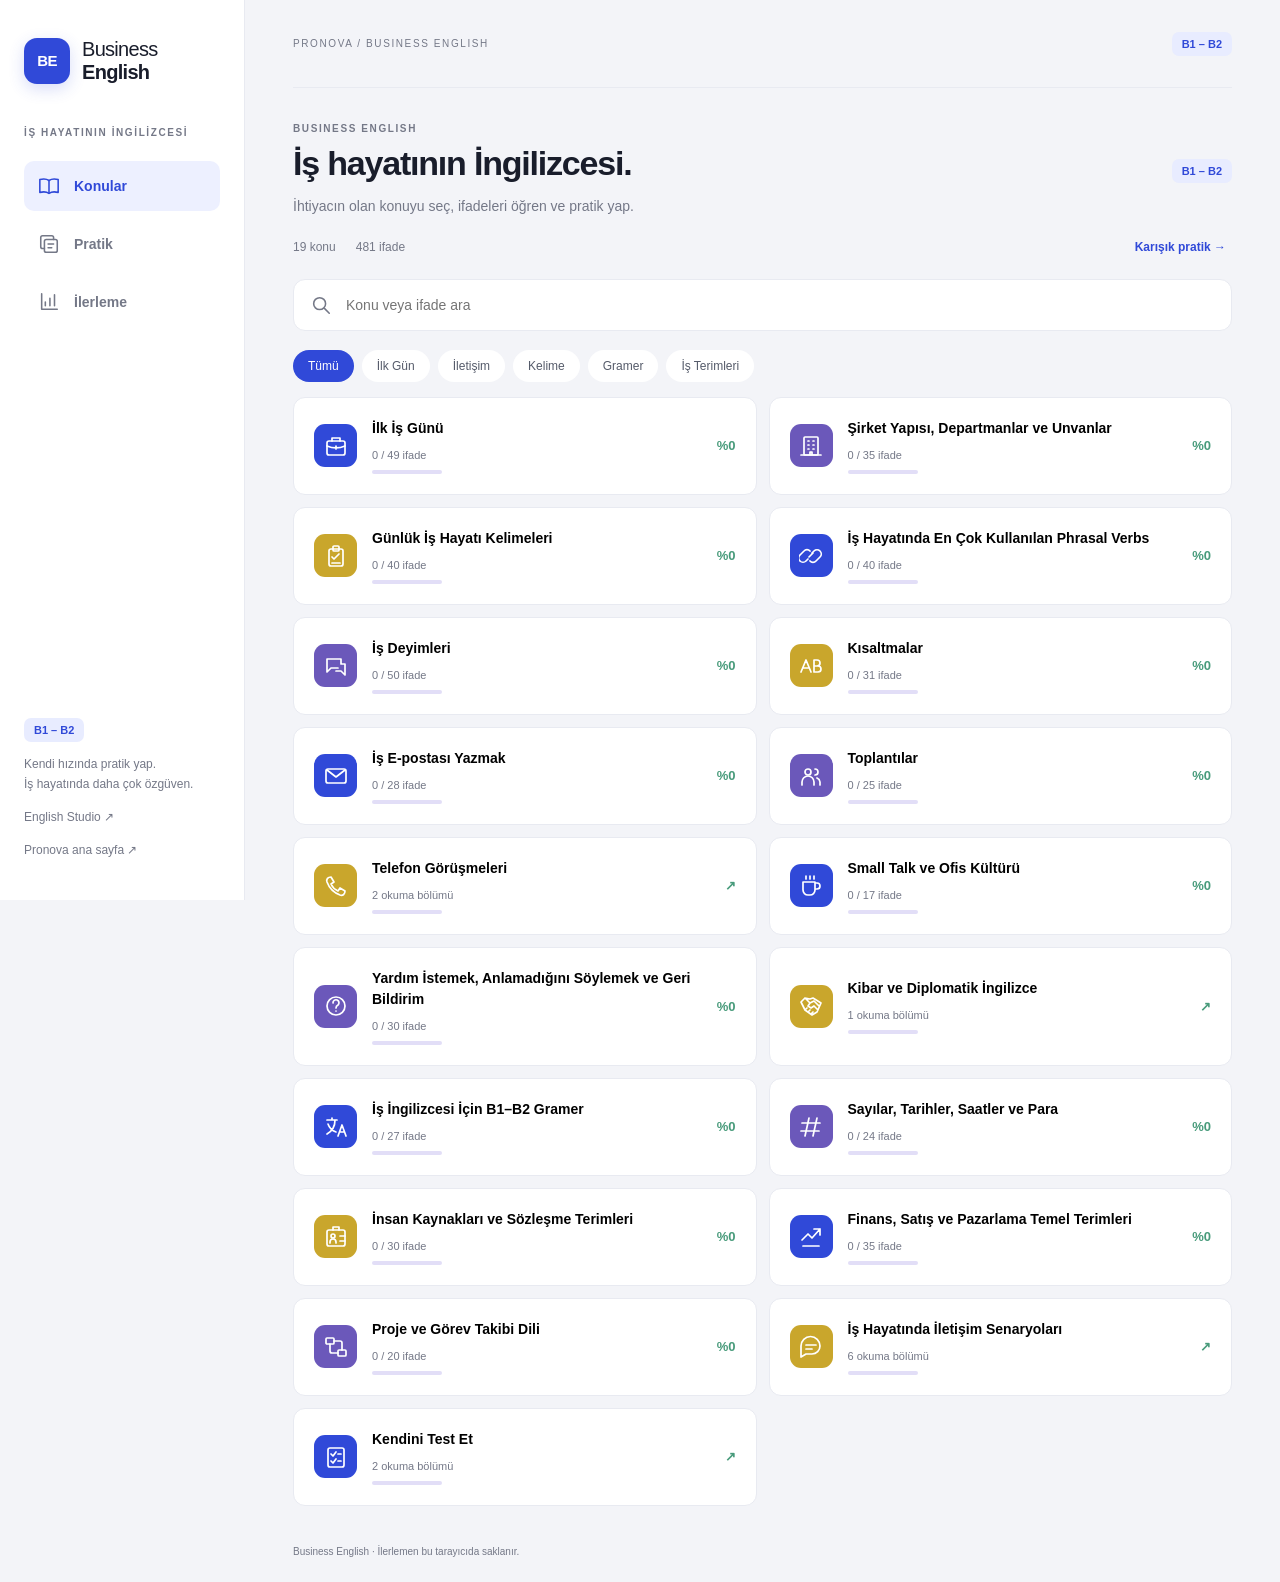
<file: business-english/index.html>
<!doctype html><html lang="tr"><head><meta charset="utf-8"><meta name="viewport" content="width=device-width,initial-scale=1"><meta name="theme-color" content="#3049d8"><meta name="description" content="İş hayatı için Türkçe açıklamalı Business English: konu anlatımları, ifade kartları ve testler."><title>Business English · Pronova</title><link rel="stylesheet" href="styles.css?v=2"></head><body><div class="layout"><aside><a class="brand" href="#topics"><span class="logo">BE</span><span>Business<br><b>English</b></span></a><p class="side-label">İŞ HAYATININ İNGİLİZCESİ</p><nav id="desktop-nav" aria-label="Ana menü"></nav><div class="side-foot"><span class="badge">B1 – B2</span><p>Kendi hızında pratik yap.<br>İş hayatında daha çok özgüven.</p><a href="../english-studio/">English Studio ↗</a><a href="../">Pronova ana sayfa ↗</a></div></aside><main><header><a href="#topics" class="mobile-brand">BE <strong>Business English</strong></a><span class="desktop-label">PRONOVA / BUSINESS ENGLISH</span><span class="badge">B1 – B2</span></header><div id="view" aria-live="polite"><p>Rehber yükleniyor…</p></div><footer>Business English · İlerlemen bu tarayıcıda saklanır.</footer></main></div><nav id="mobile-nav" aria-label="Mobil menü"></nav><div id="toast" role="status"></div><script src="app.js?v=4"></script></body></html>
</file>
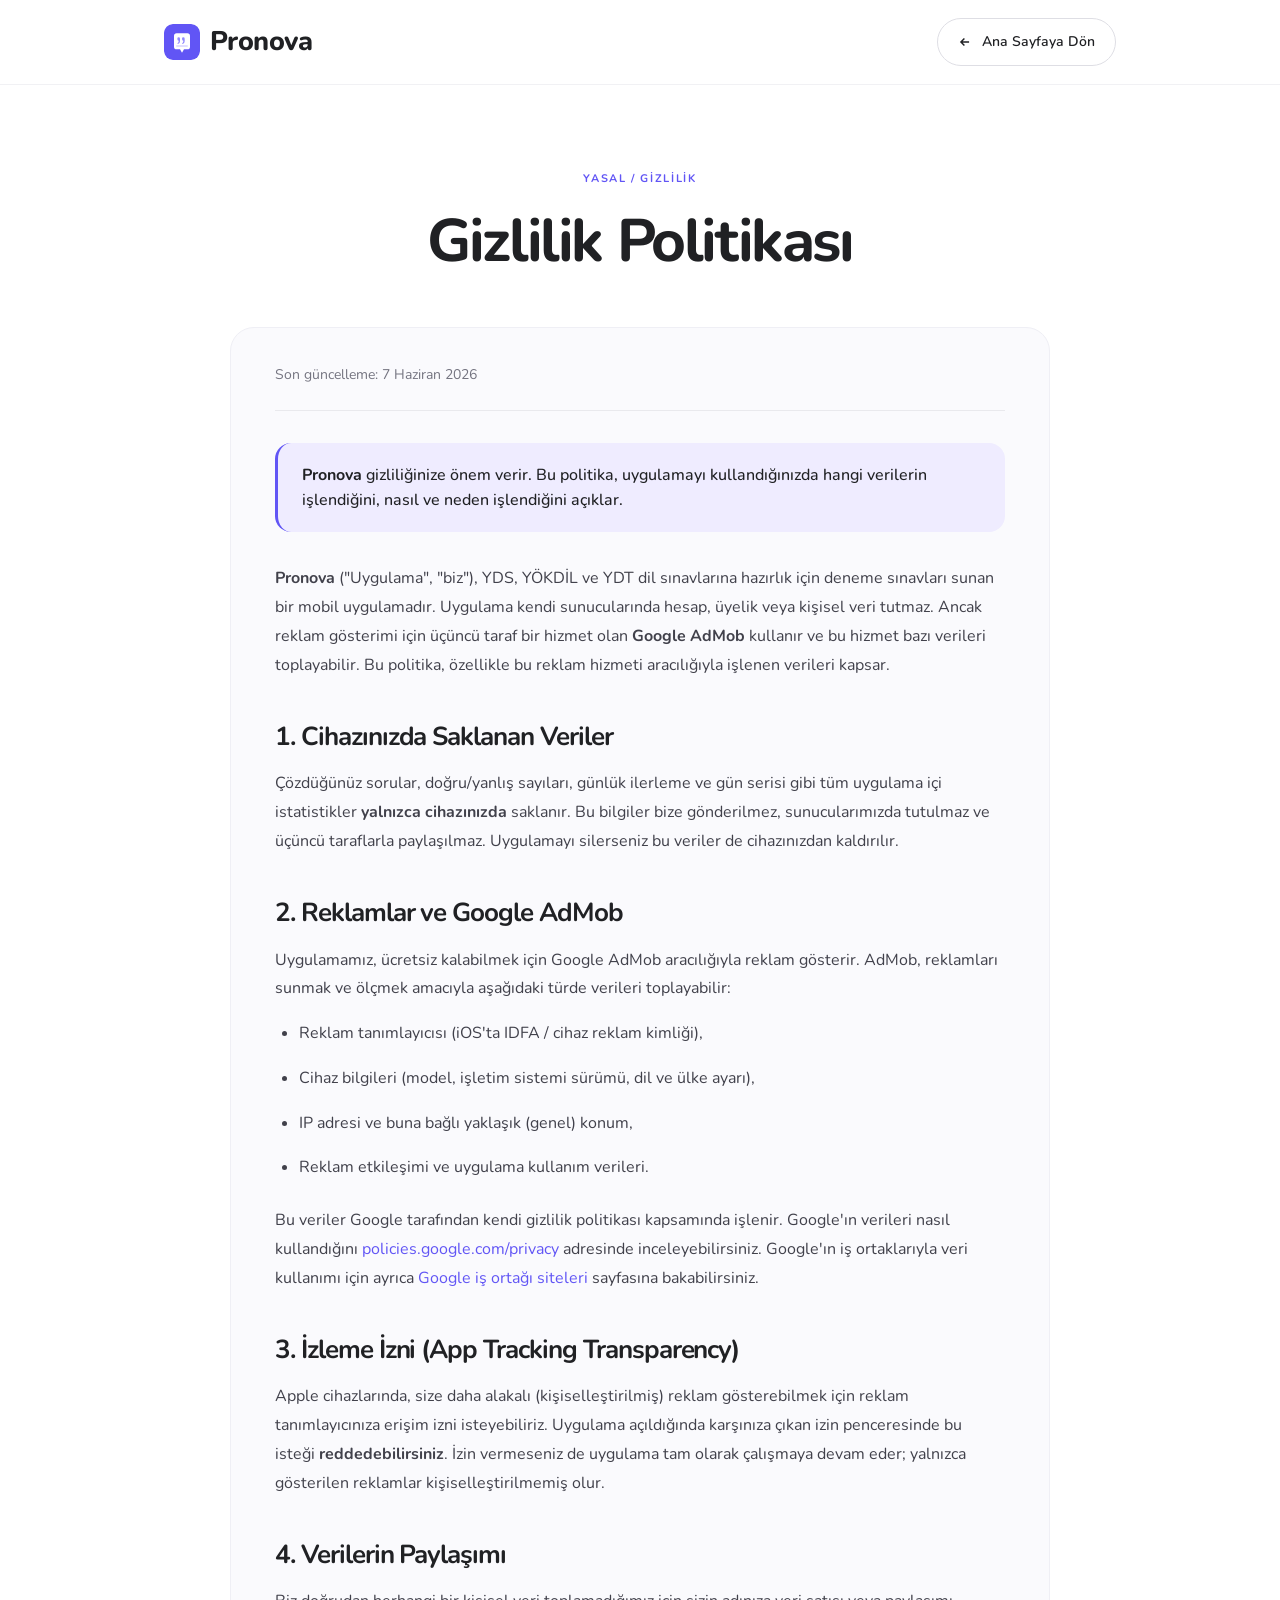
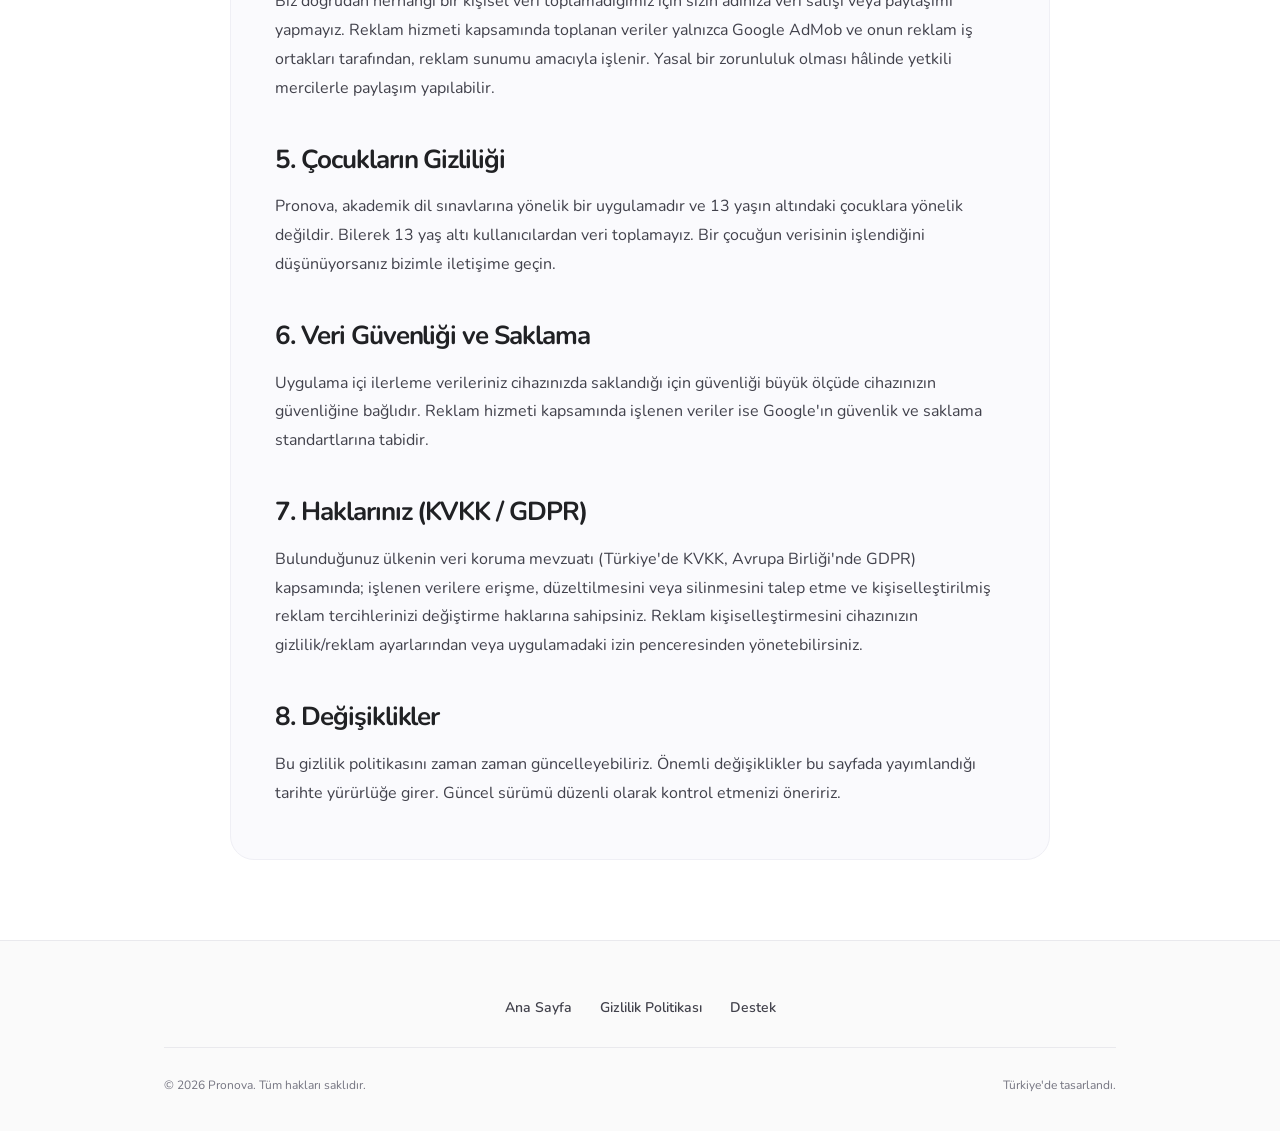
<file: privacy.html>
<!DOCTYPE html>
<html lang="tr">
<head>
  <meta charset="UTF-8" />
  <meta name="viewport" content="width=device-width, initial-scale=1.0" />
  <title>Pronova — Gizlilik Politikası</title>
  <meta name="description" content="Pronova uygulaması gizlilik politikası. Toplanan veriler, reklamlar ve kullanıcı hakları." />
  <meta name="theme-color" content="#6155F5" />

  <link rel="preconnect" href="https://fonts.googleapis.com" />
  <link rel="preconnect" href="https://fonts.gstatic.com" crossorigin />
  <link href="https://fonts.googleapis.com/css2?family=Nunito:wght@400;500;600;700;800;900&display=swap" rel="stylesheet"/>

  <style>
    :root {
      --primary: #6155F5;
      --primary-dark: #4F42DF;
      --primary-light: #9189FF;
      --accent-light: #F4F2FF;
      --accent-soft: #EFECFF;

      --bg: #FAF7F2;
      --surface: #FFFFFF;
      --ink: #1C1C1E;
      --ink-2: #2A2A2E;
      --muted: #6B6B70;
      --muted-2: #8E8E93;
      --hairline: #E8E4DC;

      --font-display: 'Nunito', serif;
      --font-body: 'Nunito', system-ui, sans-serif;

      --max: 1000px;
      --radius-lg: 32px;
    }

    *, *::before, *::after { box-sizing: border-box; }

    body {
      margin: 0;
      font-family: var(--font-body);
      color: var(--ink);
      background: var(--bg);
      font-size: 16px;
      line-height: 1.55;
    }

    .container {
      width: 100%;
      max-width: var(--max);
      margin: 0 auto;
      padding: 0 24px;
    }

    h1, h2, h3 {
      font-family: var(--font-display);
      font-weight: 500;
      letter-spacing: -0.025em;
      line-height: 1.2;
      margin: 0;
      color: var(--ink);
    }

    h1 {
      font-size: clamp(36px, 5vw, 56px);
      font-weight: 500;
    }

    h2 {
      font-size: clamp(24px, 3.5vw, 32px);
      margin-top: 40px;
      margin-bottom: 16px;
      font-weight: 500;
    }

    h3 {
      font-size: clamp(20px, 2.8vw, 24px);
      margin-top: 32px;
      margin-bottom: 12px;
      font-weight: 500;
    }

    .eyebrow {
      font-family: var(--font-body);
      font-size: 12px;
      font-weight: 600;
      letter-spacing: 0.18em;
      text-transform: uppercase;
      color: var(--primary);
      display: inline-flex;
      align-items: center;
      gap: 10px;
    }
    .eyebrow::before {
      content: "";
      width: 24px; height: 1px;
      background: currentColor;
    }

    .btn {
      display: inline-flex;
      align-items: center;
      gap: 10px;
      padding: 12px 20px;
      border-radius: 999px;
      font-weight: 600;
      font-size: 14px;
      transition: all 0.25s ease;
      border: 1px solid transparent;
      white-space: nowrap;
      cursor: pointer;
    }
    .btn-secondary {
      background: transparent;
      color: var(--ink);
      border-color: var(--hairline);
    }
    .btn-secondary:hover {
      background: var(--surface);
      border-color: var(--ink);
    }
    .btn-arrow {
      transition: transform 0.25s ease;
    }
    .btn:hover .btn-arrow { transform: translateX(-4px); }

    .nav {
      position: sticky;
      top: 0;
      z-index: 50;
      backdrop-filter: saturate(180%) blur(14px);
      background: rgba(250, 247, 242, 0.78);
      border-bottom: 1px solid transparent;
    }
    .nav.scrolled {
      border-bottom-color: var(--hairline);
      background: rgba(250, 247, 242, 0.92);
    }
    .nav-inner {
      display: flex;
      align-items: center;
      justify-content: space-between;
      height: 72px;
    }
    .logo {
      display: inline-flex;
      align-items: center;
      gap: 10px;
      font-family: var(--font-display);
      font-weight: 600;
      font-size: 22px;
      letter-spacing: -0.02em;
      color: var(--ink);
      text-decoration: none;
    }
    .logo-mark {
      width: 36px; height: 36px;
      flex-shrink: 0;
      border-radius: 9px;
      overflow: hidden;
      box-shadow: 0 4px 12px -2px rgba(97,85,245,0.35);
    }
    .logo-mark svg { width: 100%; height: 100%; display: block; }

    .hero {
      padding: 60px 0 40px;
    }

    .legal-content {
      background: var(--surface);
      border-radius: var(--radius-lg);
      padding: 48px 56px;
      margin: 32px 0 80px;
      box-shadow: 0 8px 32px rgba(0,0,0,0.03);
      border: 1px solid var(--hairline);
    }

    .legal-content p, .legal-content li {
      color: var(--ink-2);
      line-height: 1.65;
      margin-bottom: 1rem;
    }

    .legal-content a {
      color: var(--primary);
      text-decoration: none;
      border-bottom: 1px solid transparent;
      transition: border-color 0.2s;
    }
    .legal-content a:hover {
      border-bottom-color: var(--primary);
    }

    .legal-content ul, .legal-content ol {
      margin: 1rem 0 1.5rem;
      padding-left: 1.5rem;
    }

    .legal-content .last-updated {
      font-size: 14px;
      color: var(--muted);
      padding-bottom: 24px;
      border-bottom: 1px solid var(--hairline);
      margin-bottom: 24px;
    }

    .copyright-notice {
      background: var(--accent-light);
      border-left: 4px solid var(--primary);
      padding: 20px 24px;
      border-radius: 16px;
      margin: 32px 0;
      font-weight: 500;
    }

    .contact-box {
      background: var(--accent-soft);
      border: 1px solid var(--hairline);
      border-radius: 16px;
      padding: 22px 24px;
      margin: 8px 0 0;
    }
    .contact-box .mail {
      font-weight: 800;
      font-size: 18px;
      color: var(--primary);
    }
    .contact-box .sub {
      color: var(--muted);
      font-size: 14px;
      margin-top: 4px;
      margin-bottom: 0;
    }

    .footer { background: var(--surface); border-top: 1px solid var(--hairline); padding: 56px 0 36px; }
    .footer-links {
      display: flex; gap: 28px; justify-content: center; flex-wrap: wrap;
      margin-bottom: 28px;
    }
    .footer-links a { color: var(--ink-2); text-decoration: none; font-size: 14px; font-weight: 600; transition: color 0.2s; }
    .footer-links a:hover { color: var(--primary); }
    .footer-base {
      display: flex; justify-content: space-between; align-items: center;
      padding-top: 28px; border-top: 1px solid var(--hairline);
      font-size: 13px; color: var(--muted-2);
    }

    @media (max-width: 720px) {
      .contact-card { padding: 28px 24px; flex-direction: column; align-items: flex-start; }
      .footer-base { flex-direction: column; gap: 12px; text-align: center; }
    }
/* Shared Pronova blue theme */
:root{--primary:#6155F5;--primary-dark:#4F42DF;--primary-light:#9189FF;--accent-light:#F4F2FF;--accent-soft:#EFECFF;--bg:#fff;--ink:#202124;--ink-2:#41414b;--muted:#747480;--muted-2:#747480;--hairline:#e9e9ed;--radius-lg:24px}
body{background:#fff}a{overflow-wrap:anywhere}
h1,h2,h3{font-weight:750;letter-spacing:-.04em}h1{font-size:clamp(36px,5vw,60px)}h2{font-weight:700}h3{font-weight:700}
.nav,.nav.scrolled{background:rgba(255,255,255,.94);border-bottom:1px solid #f1f1f4}.nav-inner{height:84px}.logo{font-size:27px;font-weight:800}.logo-mark{box-shadow:none}
.btn{text-decoration:none}.btn-primary{box-shadow:none}.btn-secondary{border-color:#dedee4}.btn-secondary:hover{background:#f8f8fa;border-color:#c7c3f8}
.hero{padding:80px 0 30px;text-align:center}.hero p.lead{margin:20px auto 0;line-height:1.7;max-width:58ch}.eyebrow{font-size:11px;letter-spacing:.15em;font-weight:700;margin-bottom:18px}.eyebrow:before{display:none}
.contact-card{background:radial-gradient(at 0% 0%,#E0EFFF,transparent 65%),linear-gradient(120deg,#F4F2FF,#EEE8FF);border:0;box-shadow:none;margin:30px 0 60px;padding:36px}
.faq{padding:0 0 64px}.faq h2{text-align:center;margin-bottom:30px}details{background:#f8f8fa;border:1px solid transparent;border-radius:16px}details[open]{background:#fff;border-color:#c7c1ff;box-shadow:none}summary{font-size:16px;padding:22px 24px}details .answer{color:var(--ink-2)}
.legal-content{max-width:820px;margin:20px auto 80px;padding:36px 44px;background:#fafafd;border:1px solid #efeff5;box-shadow:none}.legal-content p,.legal-content li{line-height:1.8}.legal-content h2{font-size:26px;line-height:1.3;scroll-margin-top:110px}.copyright-notice{background:#efecff;border-left-width:3px;font-weight:500}
.footer{background:#fafafa}.footer-base{font-size:12px}
a:focus-visible,summary:focus-visible{outline:3px solid #a9a2ff;outline-offset:5px}
@media(max-width:600px){.container{padding:0 20px}.nav-inner{height:72px;gap:12px}.logo{font-size:22px;gap:8px}.logo-mark{width:30px;height:30px}.nav .btn{padding:10px 12px;font-size:11px;gap:6px}.hero{padding:50px 0 25px}.hero p.lead{font-size:16px}.contact-card{padding:26px 22px;margin:20px 0 42px;border-radius:20px}.legal-content{padding:26px 20px;margin:8px auto 48px;border-radius:20px}.legal-content h2{font-size:23px}.legal-content p,.legal-content li{font-size:15px}.copyright-notice{padding:18px}.footer{padding:36px 0 26px}.footer-links{gap:20px}summary{padding:20px 18px;font-size:15px}details .answer{padding:0 18px 20px}}
@media(prefers-reduced-motion:reduce){*,*:before,*:after{transition:none!important;animation:none!important}}


  </style>
</head>
<body>

  <header class="nav" id="nav">
    <div class="container nav-inner">
        <a href="index.html" class="logo">
          <span class="logo-mark" aria-hidden="true">
            <svg viewBox="0 0 108 108" xmlns="http://www.w3.org/2000/svg">
              <rect width="108" height="108" rx="24" fill="#6155F5"/>
              <path fill="#FFFFFF" d="M30,36 Q30,28 38,28 L70,28 Q78,28 78,36 L78,68 Q78,76 70,76 L60,76 L54,86 L48,76 L38,76 Q30,76 30,68 Z"/>
              <path fill="#9189FF" d="M40,44 Q40,40 44,40 Q48,40 48,44 L48,52 Q48,58 42,60 L40,58 Q44,56 44,52 L44,50 Q40,50 40,44 Z"/>
              <path fill="#9189FF" d="M54,44 Q54,40 58,40 Q62,40 62,44 L62,52 Q62,58 56,60 L54,58 Q58,56 58,52 L58,50 Q54,50 54,44 Z"/>
              <line x1="38" y1="66" x2="70" y2="66" stroke="#C4BEFF" stroke-width="3" stroke-linecap="round"/>
            </svg>
          </span>
            Pronova
        </a>
      <a href="index.html" class="btn btn-secondary">
        <svg class="btn-arrow" width="14" height="14" viewBox="0 0 24 24" fill="none" stroke="currentColor" stroke-width="2.5"><path d="M19 12H5M11 18l-6-6 6-6"/></svg>
        Ana Sayfaya Dön
      </a>
    </div>
  </header>

  <section class="hero">
    <div class="container">
      <span class="eyebrow">Yasal / Gizlilik</span>
      <h1>Gizlilik Politikası</h1>
    </div>
  </section>

  <div class="container">
    <div class="legal-content">
      <div class="last-updated">
        Son güncelleme: 7 Haziran 2026
      </div>

      <div class="copyright-notice">
        <strong>Pronova</strong> gizliliğinize önem verir. Bu politika, uygulamayı kullandığınızda hangi verilerin işlendiğini, nasıl ve neden işlendiğini açıklar.
      </div>

      <p><strong>Pronova</strong> ("Uygulama", "biz"), YDS, YÖKDİL ve YDT dil sınavlarına hazırlık için deneme sınavları sunan bir mobil uygulamadır. Uygulama kendi sunucularında hesap, üyelik veya kişisel veri tutmaz. Ancak reklam gösterimi için üçüncü taraf bir hizmet olan <strong>Google AdMob</strong> kullanır ve bu hizmet bazı verileri toplayabilir. Bu politika, özellikle bu reklam hizmeti aracılığıyla işlenen verileri kapsar.</p>

      <h2>1. Cihazınızda Saklanan Veriler</h2>
      <p>Çözdüğünüz sorular, doğru/yanlış sayıları, günlük ilerleme ve gün serisi gibi tüm uygulama içi istatistikler <strong>yalnızca cihazınızda</strong> saklanır. Bu bilgiler bize gönderilmez, sunucularımızda tutulmaz ve üçüncü taraflarla paylaşılmaz. Uygulamayı silerseniz bu veriler de cihazınızdan kaldırılır.</p>

      <h2>2. Reklamlar ve Google AdMob</h2>
      <p>Uygulamamız, ücretsiz kalabilmek için Google AdMob aracılığıyla reklam gösterir. AdMob, reklamları sunmak ve ölçmek amacıyla aşağıdaki türde verileri toplayabilir:</p>
      <ul>
        <li>Reklam tanımlayıcısı (iOS'ta IDFA / cihaz reklam kimliği),</li>
        <li>Cihaz bilgileri (model, işletim sistemi sürümü, dil ve ülke ayarı),</li>
        <li>IP adresi ve buna bağlı yaklaşık (genel) konum,</li>
        <li>Reklam etkileşimi ve uygulama kullanım verileri.</li>
      </ul>
      <p>Bu veriler Google tarafından kendi gizlilik politikası kapsamında işlenir. Google'ın verileri nasıl kullandığını <a href="https://policies.google.com/privacy" target="_blank" rel="noopener">policies.google.com/privacy</a> adresinde inceleyebilirsiniz. Google'ın iş ortaklarıyla veri kullanımı için ayrıca <a href="https://policies.google.com/technologies/partner-sites" target="_blank" rel="noopener">Google iş ortağı siteleri</a> sayfasına bakabilirsiniz.</p>

      <h2>3. İzleme İzni (App Tracking Transparency)</h2>
      <p>Apple cihazlarında, size daha alakalı (kişiselleştirilmiş) reklam gösterebilmek için reklam tanımlayıcınıza erişim izni isteyebiliriz. Uygulama açıldığında karşınıza çıkan izin penceresinde bu isteği <strong>reddedebilirsiniz</strong>. İzin vermeseniz de uygulama tam olarak çalışmaya devam eder; yalnızca gösterilen reklamlar kişiselleştirilmemiş olur.</p>

      <h2>4. Verilerin Paylaşımı</h2>
      <p>Biz doğrudan herhangi bir kişisel veri toplamadığımız için sizin adınıza veri satışı veya paylaşımı yapmayız. Reklam hizmeti kapsamında toplanan veriler yalnızca Google AdMob ve onun reklam iş ortakları tarafından, reklam sunumu amacıyla işlenir. Yasal bir zorunluluk olması hâlinde yetkili mercilerle paylaşım yapılabilir.</p>

      <h2>5. Çocukların Gizliliği</h2>
      <p>Pronova, akademik dil sınavlarına yönelik bir uygulamadır ve 13 yaşın altındaki çocuklara yönelik değildir. Bilerek 13 yaş altı kullanıcılardan veri toplamayız. Bir çocuğun verisinin işlendiğini düşünüyorsanız bizimle iletişime geçin.</p>

      <h2>6. Veri Güvenliği ve Saklama</h2>
      <p>Uygulama içi ilerleme verileriniz cihazınızda saklandığı için güvenliği büyük ölçüde cihazınızın güvenliğine bağlıdır. Reklam hizmeti kapsamında işlenen veriler ise Google'ın güvenlik ve saklama standartlarına tabidir.</p>

      <h2>7. Haklarınız (KVKK / GDPR)</h2>
      <p>Bulunduğunuz ülkenin veri koruma mevzuatı (Türkiye'de KVKK, Avrupa Birliği'nde GDPR) kapsamında; işlenen verilere erişme, düzeltilmesini veya silinmesini talep etme ve kişiselleştirilmiş reklam tercihlerinizi değiştirme haklarına sahipsiniz. Reklam kişiselleştirmesini cihazınızın gizlilik/reklam ayarlarından veya uygulamadaki izin penceresinden yönetebilirsiniz.</p>

      <h2>8. Değişiklikler</h2>
      <p>Bu gizlilik politikasını zaman zaman güncelleyebiliriz. Önemli değişiklikler bu sayfada yayımlandığı tarihte yürürlüğe girer. Güncel sürümü düzenli olarak kontrol etmenizi öneririz.</p>
    </div>
  </div>

  <footer class="footer">
    <div class="container">
      <div class="footer-links">
        <a href="index.html">Ana Sayfa</a>
        <a href="privacy.html">Gizlilik Politikası</a>
        <a href="support.html">Destek</a>
      </div>
      <div class="footer-base">
        <span>© <span id="year">2026</span> Pronova. Tüm hakları saklıdır.</span>
        <span>Türkiye'de tasarlandı.</span>
      </div>
    </div>
  </footer>

  <script>
    document.getElementById('year').textContent = new Date().getFullYear();
    const nav = document.getElementById('nav');
    window.addEventListener('scroll', () => {
      if (window.scrollY > 8) nav.classList.add('scrolled');
      else nav.classList.remove('scrolled');
    });
  </script>
</body>
</html>
</file>
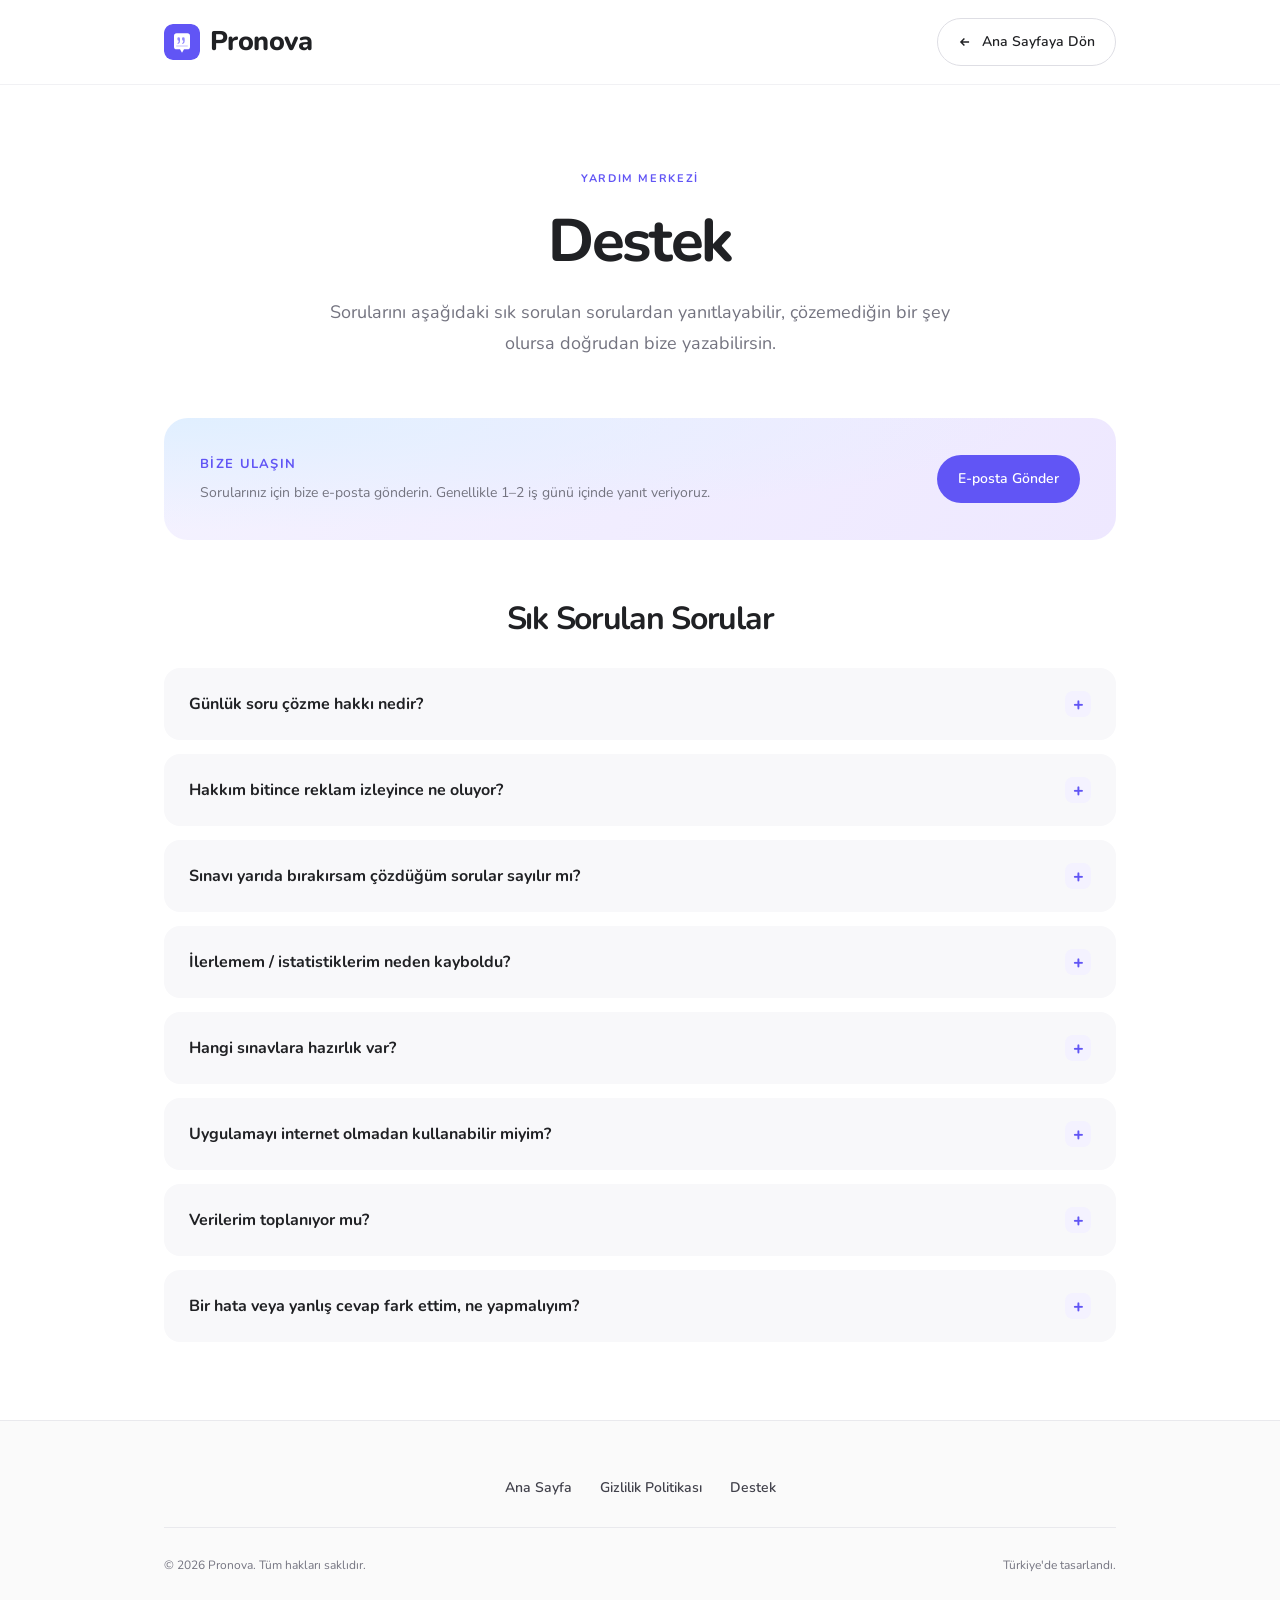
<file: support.html>
<!DOCTYPE html>
<html lang="tr">
<head>
  <meta charset="UTF-8" />
  <meta name="viewport" content="width=device-width, initial-scale=1.0" />
  <title>Pronova — Destek</title>
  <meta name="description" content="Pronova destek ve yardım merkezi. Sık sorulan sorular ve iletişim." />
  <meta name="theme-color" content="#6155F5" />

  <link rel="preconnect" href="https://fonts.googleapis.com" />
  <link rel="preconnect" href="https://fonts.gstatic.com" crossorigin />
  <link href="https://fonts.googleapis.com/css2?family=Nunito:wght@400;500;600;700;800;900&display=swap" rel="stylesheet"/>

  <style>
    :root {
      --primary: #6155F5;
      --primary-dark: #4F42DF;
      --primary-light: #9189FF;
      --accent-light: #F4F2FF;
      --accent-soft: #EFECFF;

      --bg: #FAF7F2;
      --surface: #FFFFFF;
      --ink: #1C1C1E;
      --ink-2: #2A2A2E;
      --muted: #6B6B70;
      --muted-2: #8E8E93;
      --hairline: #E8E4DC;

      --font-display: 'Nunito', serif;
      --font-body: 'Nunito', system-ui, sans-serif;

      --max: 1000px;
      --radius-lg: 32px;
    }

    *, *::before, *::after { box-sizing: border-box; }

    body {
      margin: 0;
      font-family: var(--font-body);
      color: var(--ink);
      background: var(--bg);
      font-size: 16px;
      line-height: 1.55;
    }

    .container {
      width: 100%;
      max-width: var(--max);
      margin: 0 auto;
      padding: 0 24px;
    }

    h1, h2, h3 {
      font-family: var(--font-display);
      font-weight: 500;
      letter-spacing: -0.025em;
      line-height: 1.2;
      margin: 0;
      color: var(--ink);
    }
    h1 { font-size: clamp(36px, 5vw, 56px); font-weight: 500; }
    h2 { font-size: clamp(24px, 3.5vw, 32px); margin: 0 0 20px; font-weight: 500; }

    .eyebrow {
      font-family: var(--font-body);
      font-size: 12px;
      font-weight: 600;
      letter-spacing: 0.18em;
      text-transform: uppercase;
      color: var(--primary);
      display: inline-flex;
      align-items: center;
      gap: 10px;
      margin-bottom: 16px;
    }
    .eyebrow::before { content: ""; width: 24px; height: 1px; background: currentColor; }

    .btn {
      display: inline-flex;
      align-items: center;
      gap: 10px;
      padding: 12px 20px;
      border-radius: 999px;
      font-weight: 600;
      font-size: 14px;
      transition: all 0.25s ease;
      border: 1px solid transparent;
      white-space: nowrap;
      cursor: pointer;
      text-decoration: none;
    }
    .btn-secondary { background: transparent; color: var(--ink); border-color: var(--hairline); }
    .btn-secondary:hover { background: var(--surface); border-color: var(--ink); }
    .btn-primary { background: var(--primary); color: #fff; box-shadow: 0 6px 18px -4px rgba(97,85,245,0.5); }
    .btn-primary:hover { background: var(--primary-dark); }
    .btn-arrow { transition: transform 0.25s ease; }
    .btn:hover .btn-arrow { transform: translateX(-4px); }

    .nav {
      position: sticky; top: 0; z-index: 50;
      backdrop-filter: saturate(180%) blur(14px);
      background: rgba(250, 247, 242, 0.78);
      border-bottom: 1px solid transparent;
    }
    .nav.scrolled { border-bottom-color: var(--hairline); background: rgba(250, 247, 242, 0.92); }
    .nav-inner { display: flex; align-items: center; justify-content: space-between; height: 72px; }
    .logo {
      display: inline-flex; align-items: center; gap: 10px;
      font-family: var(--font-display); font-weight: 600; font-size: 22px;
      letter-spacing: -0.02em; color: var(--ink); text-decoration: none;
    }
    .logo-mark {
      width: 36px; height: 36px; flex-shrink: 0;
      border-radius: 9px; overflow: hidden;
      box-shadow: 0 4px 12px -2px rgba(97,85,245,0.35);
    }
    .logo-mark svg { width: 100%; height: 100%; display: block; }

    .hero { padding: 60px 0 24px; }
    .hero p.lead { margin: 18px 0 0; color: var(--muted); font-size: 18px; max-width: 56ch; }

    /* Contact card */
    .contact-card {
      background: linear-gradient(135deg, #FFF3E9 0%, #FFFFFF 70%);
      border: 1px solid var(--hairline);
      border-radius: var(--radius-lg);
      padding: 36px 40px;
      margin: 36px 0 24px;
      display: flex;
      align-items: center;
      justify-content: space-between;
      gap: 24px;
      flex-wrap: wrap;
      box-shadow: 0 8px 32px rgba(0,0,0,0.03);
    }
    .contact-card .ct-label {
      font-size: 13px; font-weight: 700; text-transform: uppercase;
      letter-spacing: 0.1em; color: var(--primary); margin-bottom: 8px;
    }
    .contact-card .ct-mail {
      font-family: var(--font-display); font-weight: 700;
      font-size: clamp(20px, 3vw, 28px); color: var(--ink); letter-spacing: -0.02em;
    }
    .contact-card .ct-sub { color: var(--muted); font-size: 14px; margin-top: 8px; }

    /* FAQ */
    .faq { padding: 24px 0 40px; }
    .faq-list { margin-top: 8px; }
    details {
      background: var(--surface);
      border: 1px solid var(--hairline);
      border-radius: 18px;
      margin-bottom: 14px;
      overflow: hidden;
      transition: border-color 0.2s, box-shadow 0.2s;
    }
    details[open] { border-color: var(--primary-light); box-shadow: 0 6px 24px rgba(97,85,245,0.06); }
    summary {
      list-style: none;
      cursor: pointer;
      padding: 22px 24px;
      font-weight: 700;
      font-size: 17px;
      color: var(--ink);
      display: flex;
      align-items: center;
      justify-content: space-between;
      gap: 16px;
    }
    summary::-webkit-details-marker { display: none; }
    .chev {
      flex: none; width: 26px; height: 26px; border-radius: 8px;
      background: var(--accent-light); color: var(--primary);
      display: grid; place-items: center;
      transition: transform 0.25s ease, background 0.2s;
      font-size: 18px; font-weight: 800; line-height: 1;
    }
    details[open] .chev { transform: rotate(45deg); background: var(--primary); color: #fff; }
    details .answer { padding: 0 24px 22px; color: var(--ink-2); line-height: 1.65; }
    details .answer a { color: var(--primary); text-decoration: none; border-bottom: 1px solid transparent; }
    details .answer a:hover { border-bottom-color: var(--primary); }

    .footer { background: var(--surface); border-top: 1px solid var(--hairline); padding: 56px 0 36px; }
    .footer-links {
      display: flex; gap: 28px; justify-content: center; flex-wrap: wrap;
      margin-bottom: 28px;
    }
    .footer-links a { color: var(--ink-2); text-decoration: none; font-size: 14px; font-weight: 600; transition: color 0.2s; }
    .footer-links a:hover { color: var(--primary); }
    .footer-base {
      display: flex; justify-content: space-between; align-items: center;
      padding-top: 28px; border-top: 1px solid var(--hairline);
      font-size: 13px; color: var(--muted-2);
    }

    @media (max-width: 720px) {
      .contact-card { padding: 28px 24px; flex-direction: column; align-items: flex-start; }
      .footer-base { flex-direction: column; gap: 12px; text-align: center; }
    }

/* Shared Pronova blue theme */
:root{--primary:#6155F5;--primary-dark:#4F42DF;--primary-light:#9189FF;--accent-light:#F4F2FF;--accent-soft:#EFECFF;--bg:#fff;--ink:#202124;--ink-2:#41414b;--muted:#747480;--muted-2:#747480;--hairline:#e9e9ed;--radius-lg:24px}
body{background:#fff}a{overflow-wrap:anywhere}
h1,h2,h3{font-weight:750;letter-spacing:-.04em}h1{font-size:clamp(36px,5vw,60px)}h2{font-weight:700}h3{font-weight:700}
.nav,.nav.scrolled{background:rgba(255,255,255,.94);border-bottom:1px solid #f1f1f4}.nav-inner{height:84px}.logo{font-size:27px;font-weight:800}.logo-mark{box-shadow:none}
.btn{text-decoration:none}.btn-primary{box-shadow:none}.btn-secondary{border-color:#dedee4}.btn-secondary:hover{background:#f8f8fa;border-color:#c7c3f8}
.hero{padding:80px 0 30px;text-align:center}.hero p.lead{margin:20px auto 0;line-height:1.7;max-width:58ch}.eyebrow{font-size:11px;letter-spacing:.15em;font-weight:700;margin-bottom:18px}.eyebrow:before{display:none}
.contact-card{background:radial-gradient(at 0% 0%,#E0EFFF,transparent 65%),linear-gradient(120deg,#F4F2FF,#EEE8FF);border:0;box-shadow:none;margin:30px 0 60px;padding:36px}
.faq{padding:0 0 64px}.faq h2{text-align:center;margin-bottom:30px}details{background:#f8f8fa;border:1px solid transparent;border-radius:16px}details[open]{background:#fff;border-color:#c7c1ff;box-shadow:none}summary{font-size:16px;padding:22px 24px}details .answer{color:var(--ink-2)}
.legal-content{max-width:820px;margin:20px auto 80px;padding:36px 44px;background:#fafafd;border:1px solid #efeff5;box-shadow:none}.legal-content p,.legal-content li{line-height:1.8}.legal-content h2{font-size:26px;line-height:1.3;scroll-margin-top:110px}.copyright-notice{background:#efecff;border-left-width:3px;font-weight:500}
.footer{background:#fafafa}.footer-base{font-size:12px}
a:focus-visible,summary:focus-visible{outline:3px solid #a9a2ff;outline-offset:5px}
@media(max-width:600px){.container{padding:0 20px}.nav-inner{height:72px;gap:12px}.logo{font-size:22px;gap:8px}.logo-mark{width:30px;height:30px}.nav .btn{padding:10px 12px;font-size:11px;gap:6px}.hero{padding:50px 0 25px}.hero p.lead{font-size:16px}.contact-card{padding:26px 22px;margin:20px 0 42px;border-radius:20px}.legal-content{padding:26px 20px;margin:8px auto 48px;border-radius:20px}.legal-content h2{font-size:23px}.legal-content p,.legal-content li{font-size:15px}.copyright-notice{padding:18px}.footer{padding:36px 0 26px}.footer-links{gap:20px}summary{padding:20px 18px;font-size:15px}details .answer{padding:0 18px 20px}}
@media(prefers-reduced-motion:reduce){*,*:before,*:after{transition:none!important;animation:none!important}}

  </style>
</head>
<body>

  <header class="nav" id="nav">
    <div class="container nav-inner">
      <a href="index.html" class="logo">
        <span class="logo-mark" aria-hidden="true">
          <svg viewBox="0 0 108 108" xmlns="http://www.w3.org/2000/svg">
            <rect width="108" height="108" rx="24" fill="#6155F5"/>
            <path fill="#FFFFFF" d="M30,36 Q30,28 38,28 L70,28 Q78,28 78,36 L78,68 Q78,76 70,76 L60,76 L54,86 L48,76 L38,76 Q30,76 30,68 Z"/>
            <path fill="#9189FF" d="M40,44 Q40,40 44,40 Q48,40 48,44 L48,52 Q48,58 42,60 L40,58 Q44,56 44,52 L44,50 Q40,50 40,44 Z"/>
            <path fill="#9189FF" d="M54,44 Q54,40 58,40 Q62,40 62,44 L62,52 Q62,58 56,60 L54,58 Q58,56 58,52 L58,50 Q54,50 54,44 Z"/>
            <line x1="38" y1="66" x2="70" y2="66" stroke="#C4BEFF" stroke-width="3" stroke-linecap="round"/>
          </svg>
        </span>
        Pronova
      </a>
      <a href="index.html" class="btn btn-secondary">
        <svg class="btn-arrow" width="14" height="14" viewBox="0 0 24 24" fill="none" stroke="currentColor" stroke-width="2.5"><path d="M19 12H5M11 18l-6-6 6-6"/></svg>
        Ana Sayfaya Dön
      </a>
    </div>
  </header>

  <section class="hero">
    <div class="container">
      <span class="eyebrow">Yardım Merkezi</span>
      <h1>Destek</h1>
      <p class="lead">Sorularını aşağıdaki sık sorulan sorulardan yanıtlayabilir, çözemediğin bir şey olursa doğrudan bize yazabilirsin.</p>
    </div>
  </section>

  <div class="container">
    <div class="contact-card">
      <div>
        <div class="ct-label">Bize Ulaşın</div>
        <div class="ct-sub">Sorularınız için bize e-posta gönderin. Genellikle 1–2 iş günü içinde yanıt veriyoruz.</div>
      </div>
      <a class="btn btn-primary" href="mailto:spinelapps0@gmail.com">E-posta Gönder</a>
    </div>
  </div>

  <section class="faq">
    <div class="container">
      <h2>Sık Sorulan Sorular</h2>
      <div class="faq-list">

        <details>
          <summary>Günlük soru çözme hakkı nedir?<span class="chev">+</span></summary>
          <div class="answer">
            Her gün belirli sayıda soru çözme hakkın olur (varsayılan 20 soru). Bu hak her gün otomatik olarak yenilenir. Amacımız düzenli ve sürdürülebilir bir çalışma alışkanlığı kazandırmak.
          </div>
        </details>

        <details>
          <summary>Hakkım bitince reklam izleyince ne oluyor?<span class="chev">+</span></summary>
          <div class="answer">
            Günlük hakkın dolduğunda, kısa bir ödüllü reklam izleyerek soru çözme hakkını yenileyebilirsin. Reklamı sonuna kadar izlemen gerekir; yarıda kapatırsan hak yenilenmez.
          </div>
        </details>

        <details>
          <summary>Sınavı yarıda bırakırsam çözdüğüm sorular sayılır mı?<span class="chev">+</span></summary>
          <div class="answer">
            Evet. Sınavı bitirmeden çıksan bile, o ana kadar cevapladığın sorular günlük ve toplam istatistiklerine eklenir.
          </div>
        </details>

        <details>
          <summary>İlerlemem / istatistiklerim neden kayboldu?<span class="chev">+</span></summary>
          <div class="answer">
            Tüm ilerleme ve istatistik verilerin yalnızca cihazında saklanır; sunucularımızda tutulmaz. Bu nedenle uygulamayı silip yeniden kurduğunda veya cihazını değiştirdiğinde bu veriler sıfırlanır.
          </div>
        </details>

        <details>
          <summary>Hangi sınavlara hazırlık var?<span class="chev">+</span></summary>
          <div class="answer">
            Pronova; YDS, YÖKDİL ve YDT dil sınavlarına yönelik deneme sınavları sunar. Her soru için doğru cevap açıklaması ve şıkların neden yanlış olduğunu anlatan çözümler bulunur.
          </div>
        </details>

        <details>
          <summary>Uygulamayı internet olmadan kullanabilir miyim?<span class="chev">+</span></summary>
          <div class="answer">
            Sınavları çözmek için internet gerekmez, çevrimdışı çalışabilirsin. Yalnızca reklamların gösterilmesi için internet bağlantısı gereklidir.
          </div>
        </details>

        <details>
          <summary>Verilerim toplanıyor mu?<span class="chev">+</span></summary>
          <div class="answer">
            Uygulama kendi sunucularında kişisel veri toplamaz. Yalnızca reklam gösterimi için Google AdMob bazı verileri işler. Ayrıntılar için <a href="privacy.html">Gizlilik Politikası</a> sayfamıza bakabilirsin.
          </div>
        </details>

        <details>
          <summary>Bir hata veya yanlış cevap fark ettim, ne yapmalıyım?<span class="chev">+</span></summary>
          <div class="answer">
            İçeriklerimizi sürekli gözden geçiriyoruz. Bir soruda hata gördüğünü düşünüyorsan, soru başlığını ve kısa açıklamasını yukarıdaki e-posta adresine gönder; en kısa sürede inceleyelim.
          </div>
        </details>

      </div>
    </div>
  </section>

  <footer class="footer">
    <div class="container">
      <div class="footer-links">
        <a href="index.html">Ana Sayfa</a>
        <a href="privacy.html">Gizlilik Politikası</a>
        <a href="support.html">Destek</a>
      </div>
      <div class="footer-base">
        <span>© <span id="year">2026</span> Pronova. Tüm hakları saklıdır.</span>
        <span>Türkiye'de tasarlandı.</span>
      </div>
    </div>
  </footer>

  <script>
    document.getElementById('year').textContent = new Date().getFullYear();
    const nav = document.getElementById('nav');
    window.addEventListener('scroll', () => {
      if (window.scrollY > 8) nav.classList.add('scrolled');
      else nav.classList.remove('scrolled');
    });
  </script>
</body>
</html>
</file>
<file: business-english/styles.css>
:root{--blue:#3049d8;--ink:#191d2b;--muted:#747887;--line:#e8eaf1;--bg:#f3f4f8;--purple:#e9e7fa}*{box-sizing:border-box}body{margin:0;background:var(--bg);font:14px -apple-system,BlinkMacSystemFont,'Segoe UI',sans-serif;color:var(--ink)}button,input,select{font:inherit}button,a,input,select{touch-action:manipulation}button,a{cursor:pointer}button{border:0}a{color:inherit;text-decoration:none}button:focus-visible,a:focus-visible,input:focus-visible,select:focus-visible{outline:3px solid #9baafa;outline-offset:3px}.layout{display:grid;grid-template-columns:245px 1fr;max-width:1500px;margin:auto;min-height:100vh}aside{background:#fff;border-right:1px solid var(--line);height:100vh;position:sticky;top:0;padding:38px 24px;display:flex;flex-direction:column}.brand{display:flex;align-items:center;gap:12px;font-size:20px;line-height:1.15;letter-spacing:-.7px}.logo{display:grid;place-items:center;background:var(--blue);color:#fff;border-radius:13px;width:46px;height:46px;font-size:15px;font-weight:800;box-shadow:0 5px 16px #3049d830}.side-label,.eyebrow{font-size:10px;letter-spacing:1.6px;color:var(--muted);font-weight:700}.side-label{margin:40px 0 20px}nav button{background:none;color:var(--muted)}#desktop-nav{display:grid;gap:8px}#desktop-nav button{display:flex;align-items:center;gap:14px;padding:14px;border-radius:10px;text-align:left;font-weight:600}#desktop-nav button.active{color:var(--blue);background:#edf0ff}.nav-icon{font-size:19px}.side-foot{margin-top:auto;font-size:12px;color:var(--muted);line-height:1.8}.side-foot a{display:block;margin-top:12px}.badge{background:#e8ecff;color:var(--blue);border-radius:7px;padding:6px 10px;font-size:11px;font-weight:700;white-space:nowrap}main{padding:0 48px;min-width:0}header{height:88px;display:flex;align-items:center;justify-content:space-between;border-bottom:1px solid var(--line);margin-bottom:35px}.desktop-label{font-size:10px;letter-spacing:1.6px;color:var(--muted)}.mobile-brand{display:none}h1{font-size:34px;letter-spacing:-1.2px;line-height:1.15;margin:10px 0 12px}h2{font-size:19px;letter-spacing:-.4px;margin:0 0 16px}h3{font-size:16px;margin:0 0 10px}p{line-height:1.7}.muted{color:var(--muted)}.intro{display:flex;justify-content:space-between;align-items:center;margin-bottom:26px}.intro p{margin:0;color:var(--muted)}.columns{display:grid;grid-template-columns:minmax(0,1.5fr) minmax(260px,1fr);gap:24px}.panel,.topic,.reading,.summary,.plan-card{border:1px solid var(--line);border-radius:16px;background:#fff;padding:24px;margin-bottom:18px}.hero{background:var(--blue);color:#fff;border:0;position:relative;overflow:hidden;min-height:260px}.hero small{opacity:.75}.hero strong{font-size:60px;letter-spacing:-3px;display:block;margin:15px 0}.hero strong span{font-size:22px;letter-spacing:-.5px;opacity:.7}.hero svg{width:100%;height:65px;margin-top:15px}.hero .meter{background:#ffffff30}.hero .meter i{background:#fff}.meter{background:#e2def7;height:7px;border-radius:6px;overflow:hidden}.meter i{height:100%;display:block;background:var(--blue);border-radius:6px}.section-head{display:flex;justify-content:space-between;align-items:center;margin:28px 0 14px}.section-head h2{margin:0}.text-link{color:var(--blue);background:none;font-size:12px;font-weight:600}.topic{display:flex;align-items:center;gap:15px;width:100%;text-align:left;padding:18px;margin:0;border-radius:12px;transition:transform .15s}.topic:hover{transform:translateY(-2px)}.topic-icon{background:var(--blue);color:#fff;display:grid;place-items:center;flex-shrink:0;width:43px;height:43px;border-radius:11px;font-size:12px;font-weight:700}.topic:nth-child(3n) .topic-icon{background:#c9a62c}.topic:nth-child(3n + 2) .topic-icon{background:#6b58ba}.topic-text{flex:1;min-width:0}.topic b{display:block;font-size:14px;margin-bottom:7px}.topic small{color:var(--muted);font-size:11px}.topic .percent{color:#489b7b;font-size:13px;font-weight:700}.topic .meter{width:90px;height:4px;margin-top:8px}.topic-grid{display:grid;grid-template-columns:1fr 1fr;gap:12px}.list{display:grid;gap:10px}.search{display:flex;gap:12px;align-items:center;background:#fff;border:1px solid var(--line);border-radius:12px;padding:14px 16px;margin:24px 0 16px}.search input{border:0;outline:0;width:100%;background:none;color:var(--ink)}.chips{display:flex;gap:8px;overflow:auto;padding:3px 0 15px}.chips button{white-space:nowrap;border-radius:30px;padding:9px 15px;background:#fff;color:#555b6a;font-size:12px}.chips button.active{background:var(--blue);color:#fff}.primary,.secondary{display:inline-flex;justify-content:center;align-items:center;gap:8px;border-radius:9px;padding:13px 19px;font-weight:600;background:var(--blue);color:#fff}.secondary{background:#fff;color:var(--blue);border:1px solid var(--line)}.primary:disabled{opacity:.5;cursor:default}.actions{display:flex;gap:10px;flex-wrap:wrap}.back{background:none;color:var(--muted);padding:0;margin-bottom:20px}.summary-grid{display:grid;grid-template-columns:repeat(4,1fr);gap:15px}.summary-grid b{display:block;margin-bottom:5px;font-size:21px}.summary-grid small{color:var(--muted);font-size:11px}.reading{line-height:1.8}.reading h3{margin-top:24px}.reading p{white-space:pre-line}.table-wrap{overflow:auto}table{width:100%;border-collapse:collapse;margin:20px 0;font-size:13px}th,td{padding:14px;text-align:left;vertical-align:top;border-bottom:1px solid var(--line);min-width:150px;white-space:pre-line}th{color:var(--blue);background:#f3f5ff}td:first-child{font-weight:600}.phrase{padding:18px 0;border-bottom:1px solid var(--line)}.phrase-top{display:flex;justify-content:space-between;gap:14px}.phrase-top b{font-size:16px}.phrase p{margin:8px 0;color:var(--muted)}.phrase small{line-height:1.6;display:block}.speaker{flex-shrink:0;background:#eef1ff;color:var(--blue);border-radius:8px;width:36px;height:36px;font-size:16px}.study{max-width:650px;margin:auto}.segments{display:flex;background:#e7e9f0;padding:4px;border-radius:11px;margin:24px 0 18px}.segments button{flex:1;border-radius:8px;background:none;padding:12px;color:var(--muted)}.segments .active{background:var(--blue);color:#fff}.flashcard{min-height:310px;display:flex;flex-direction:column;align-items:center;justify-content:center;text-align:center;background:#fff;border:1px solid var(--line);border-radius:18px;margin:20px 0;position:relative;padding:38px 28px;width:100%;color:var(--ink)}.flashcard strong{font-size:28px;letter-spacing:-.5px}.flashcard .speaker{position:absolute;right:14px;top:14px}.flashcard p{font-size:17px;color:#489b7b}.flashcard small{color:var(--muted);line-height:1.8}.study .actions>*{flex:1}.callout{padding:16px;background:var(--purple);border-radius:12px;font-size:12px;line-height:1.7;margin:20px 0}.option{width:100%;text-align:left;padding:17px;margin-bottom:9px;border-radius:10px;background:#fff;border:1px solid var(--line);color:var(--ink)}.option.correct{background:#e5f5ed;border-color:#56a57d}.option.wrong{background:#fdebed;border-color:#d87882}.plan-card{border-left:4px solid var(--blue)}.plan-card label{display:flex;gap:10px;align-items:center;margin-top:20px;font-weight:600;font-size:13px}.plan-card input{width:18px;height:18px;accent-color:var(--blue)}.plan-card p{color:#666d7d}.settings{max-width:650px}.setting-row{display:flex;align-items:center;justify-content:space-between;padding:18px 0;gap:20px;border-bottom:1px solid var(--line)}select,input[type=date],input[type=number]{border:1px solid var(--line);border-radius:8px;padding:10px;background:#fafbff;max-width:180px;color:var(--ink)}.danger{color:#bb3e49;background:none;padding:18px 0}.empty{text-align:center;padding:45px 20px;color:var(--muted)}footer{font-size:10px;color:var(--muted);padding:40px 0 25px}#mobile-nav{display:none}#toast:not(:empty){position:fixed;bottom:85px;left:50%;transform:translateX(-50%);background:#222a48;color:#fff;padding:12px 20px;border-radius:10px;z-index:100;max-width:90%;font-size:12px}.checklist{display:grid;gap:15px}.checklist a{color:var(--blue)}@media(max-width:1100px){.layout{grid-template-columns:200px 1fr}main{padding:0 28px}.columns{grid-template-columns:1fr}.topic-grid{grid-template-columns:1fr 1fr}.hero{min-height:230px}.hero strong{font-size:52px}}@media(max-width:720px){.layout{display:block}aside{display:none}main{padding:0 20px 85px}header{height:72px;margin-bottom:25px}.desktop-label{display:none}.mobile-brand{display:flex;align-items:center;gap:10px;color:var(--blue);font-size:13px}.mobile-brand strong{color:var(--ink)}h1{font-size:29px}.intro .badge{display:none}.topic-grid{grid-template-columns:1fr}.columns{gap:0}.panel,.reading,.summary,.plan-card{padding:20px}.hero{border-radius:16px}.summary-grid{grid-template-columns:repeat(2,1fr)}.flashcard{min-height:320px}.flashcard strong{font-size:25px}#mobile-nav{display:flex;position:fixed;bottom:0;left:0;right:0;background:#fffffff5;backdrop-filter:blur(10px);border-top:1px solid var(--line);padding:10px 6px max(12px,env(safe-area-inset-bottom));z-index:50;justify-content:space-around}#mobile-nav button{font-size:10px;min-width:52px;padding:0}#mobile-nav .nav-icon{display:block;margin-bottom:5px}#mobile-nav .active{color:var(--blue);font-weight:700}th,td{font-size:12px;padding:12px}.search{margin-top:20px}.intro{margin-bottom:20px}.setting-row{font-size:12px}.chips button{font-size:11px}.plan-card{border-radius:12px}}@media(prefers-reduced-motion:reduce){*{transition:none!important;scroll-behavior:auto!important}}

.library-meta{display:flex;align-items:center;gap:20px;color:var(--muted);font-size:12px;margin-bottom:14px}.library-meta button{margin-left:auto}.progress-summary{display:grid;grid-template-columns:1fr 1fr;gap:30px;align-items:center}.progress-summary strong{display:block;font-size:44px;color:var(--blue);letter-spacing:-2px;margin-top:12px}.progress-summary strong span{font-size:20px;color:var(--muted);letter-spacing:0}.progress-summary p{font-size:12px}.intro{margin-bottom:20px}.topic-grid .topic{padding:20px}.topic b{line-height:1.5}.topic-grid .topic .meter{width:70px}@media(max-width:720px){.progress-summary{grid-template-columns:1fr;gap:20px}.library-meta{gap:14px}.topic-grid .topic{padding:17px}#mobile-nav button{flex:1}.search{margin-top:18px}}

.ui-icon{display:inline-block;width:22px;height:22px;vertical-align:middle;flex-shrink:0;pointer-events:none}.nav-icon{display:inline-flex;align-items:center;justify-content:center}.topic-icon .ui-icon{width:24px;height:24px}.speaker{display:inline-flex;align-items:center;justify-content:center}.speaker .ui-icon{width:20px;height:20px}.text-link .ui-icon{width:17px;height:17px;margin-right:5px}.search>span{display:flex;align-items:center;justify-content:center;color:var(--muted)}@media(max-width:720px){#mobile-nav .nav-icon{display:flex;justify-content:center;margin:0 auto 5px}#mobile-nav .ui-icon{width:23px;height:23px}}
</file>
